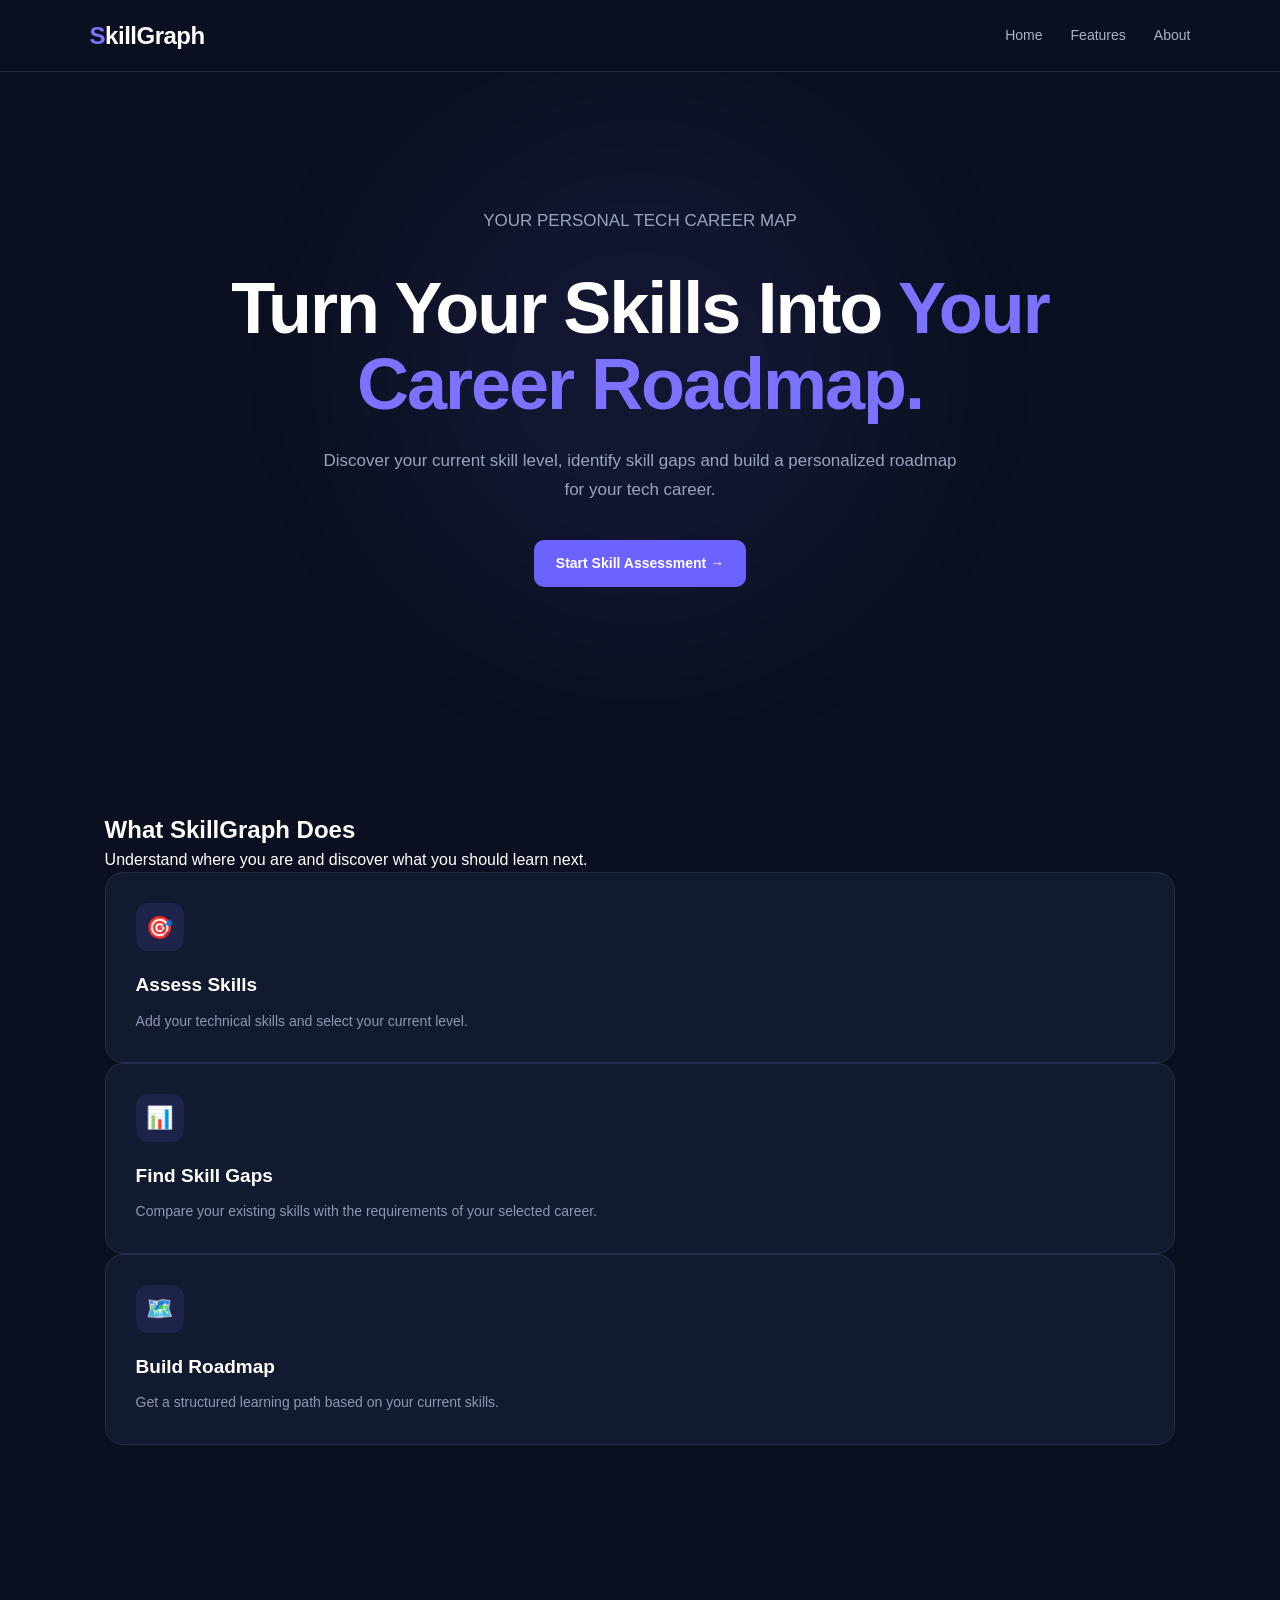
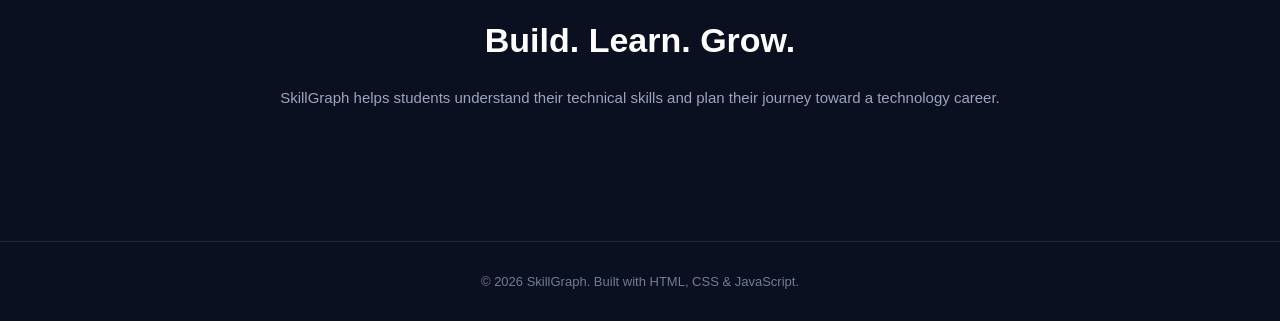
<file: index.html>
<!DOCTYPE html>
<html lang="en">
<head>
    <meta charset="UTF-8">
    <meta name="viewport" content="width=device-width, initial-scale=1.0">

    <title>SkillGraph | Build Your Tech Career</title>

    <link rel="stylesheet" href="style.css">
</head>

<body>

    <header>
        <nav class="navbar">
            <div class="logo">Skill<span>Graph</span></div>

            <div class="nav-links">
                <a href="#home">Home</a>
                <a href="#features">Features</a>
                <a href="#about">About</a>
            </div>
        </nav>
    </header>


    <main>

        <!-- HERO SECTION -->

        <section id="home" class="hero">

            <div class="hero-content">

                <p class="tagline">YOUR PERSONAL TECH CAREER MAP</p>

                <h1>
                    Turn Your Skills Into
                    <span>Your Career Roadmap.</span>
                </h1>

                <p class="hero-text">
                    Discover your current skill level, identify skill gaps
                    and build a personalized roadmap for your tech career.
                </p>

               <a href="assessment.html" class="primary-btn">
    Start Skill Assessment →
</a>

            </div>

        </section>


        <!-- FEATURES -->

        <section id="features" class="features">

            <h2>What SkillGraph Does</h2>

            <p class="section-text">
                Understand where you are and discover what you should learn next.
            </p>

            <div class="feature-container">

                <div class="feature-card">
                    <div class="icon">🎯</div>
                    <h3>Assess Skills</h3>
                    <p>
                        Add your technical skills and select your current
                        level.
                    </p>
                </div>


                <div class="feature-card">
                    <div class="icon">📊</div>
                    <h3>Find Skill Gaps</h3>
                    <p>
                        Compare your existing skills with the requirements
                        of your selected career.
                    </p>
                </div>


                <div class="feature-card">
                    <div class="icon">🗺️</div>
                    <h3>Build Roadmap</h3>
                    <p>
                        Get a structured learning path based on your
                        current skills.
                    </p>
                </div>

            </div>

        </section>


        <!-- ABOUT -->

        <section id="about" class="about">

            <h2>Build. Learn. Grow.</h2>

            <p>
                SkillGraph helps students understand their technical
                skills and plan their journey toward a technology career.
            </p>

        </section>

    </main>


    <footer>

        <p>© 2026 SkillGraph. Built with HTML, CSS & JavaScript.</p>

    </footer>


    <script src="script.js"></script>

</body>
</html>
</file>
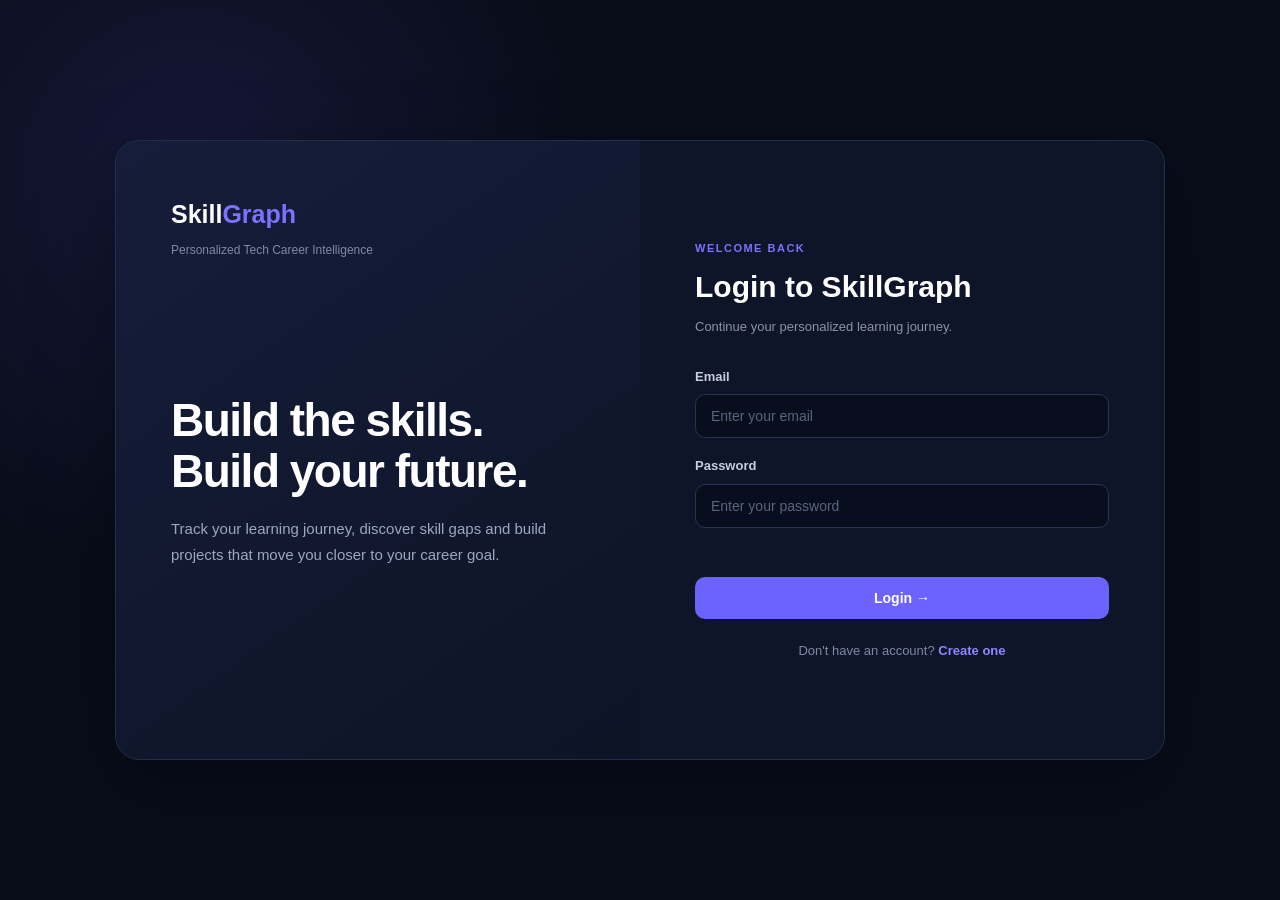
<file: assessment.html>
<!DOCTYPE html>
<html lang="en">

<head>
    <meta charset="UTF-8">
    <meta name="viewport" content="width=device-width, initial-scale=1.0">

    <title>Skill Assessment | SkillGraph</title>

    <link rel="stylesheet" href="style.css">
</head>

<body>

    <!-- NAVBAR -->
    <header>
        <nav class="navbar">

            <div class="logo">
                Skill<span>Graph</span>
            </div>

            <a href="index.html" class="back-link">
                ← Home
            </a>

        </nav>
    </header>


    <!-- ASSESSMENT -->
    <main class="assessment-page">

        <div class="assessment-container">

            <!-- PROGRESS -->
            <div class="progress-area">

                <div class="progress-top">
                    <span id="stepText">Step 1 of 5</span>
                    <span id="progressPercent">20%</span>
                </div>

                <div class="progress-bar">
                    <div id="progressFill"></div>
                </div>

            </div>


            <!-- STEP 1: CAREER GOAL -->
            <section class="step active" id="step1">

                <p class="tagline">STEP 1</p>

                <h1>Where do you want to go?</h1>

                <p class="assessment-intro">
                    Choose the technology career you want to work towards.
                    We'll use this to understand which skills matter most.
                </p>

                <div class="career-grid">

                    <button type="button" class="career-card" data-career="Web Development">
                        <span class="career-icon">🌐</span>
                        <strong>Web Development</strong>
                        <small>Frontend &amp; Backend</small>
                    </button>

                    <button type="button" class="career-card" data-career="AI / ML">
                        <span class="career-icon">🤖</span>
                        <strong>AI / ML</strong>
                        <small>Artificial Intelligence</small>
                    </button>

                    <button type="button" class="career-card" data-career="Cybersecurity">
                        <span class="career-icon">🔐</span>
                        <strong>Cybersecurity</strong>
                        <small>Security &amp; Networks</small>
                    </button>

                    <button type="button" class="career-card" data-career="Data Science">
                        <span class="career-icon">📊</span>
                        <strong>Data Science</strong>
                        <small>Data &amp; Analytics</small>
                    </button>

                    <button type="button" class="career-card" data-career="Cloud Computing">
                        <span class="career-icon">☁️</span>
                        <strong>Cloud Computing</strong>
                        <small>Cloud &amp; DevOps</small>
                    </button>

                    <button type="button" class="career-card" data-career="Software Development">
                        <span class="career-icon">💻</span>
                        <strong>Software Development</strong>
                        <small>Programming &amp; Systems</small>
                    </button>

                </div>

            </section>


            <!-- STEP 2: CURRENT SKILLS -->
            <section class="step" id="step2">

                <p class="tagline">STEP 2</p>

                <h1>What do you already know?</h1>

                <p class="assessment-intro">
                    Select all technologies you've learned or worked with.
                    Click a box to select or deselect a skill.
                </p>

                <div class="skills-grid">

                    <div class="skill-option">
                        <input type="checkbox" id="skill-html" value="HTML">
                        <label for="skill-html">HTML</label>
                    </div>

                    <div class="skill-option">
                        <input type="checkbox" id="skill-css" value="CSS">
                        <label for="skill-css">CSS</label>
                    </div>

                    <div class="skill-option">
                        <input type="checkbox" id="skill-javascript" value="JavaScript">
                        <label for="skill-javascript">JavaScript</label>
                    </div>

                    <div class="skill-option">
                        <input type="checkbox" id="skill-python" value="Python">
                        <label for="skill-python">Python</label>
                    </div>

                    <div class="skill-option">
                        <input type="checkbox" id="skill-java" value="Java">
                        <label for="skill-java">Java</label>
                    </div>

                    <div class="skill-option">
                        <input type="checkbox" id="skill-cpp" value="C++">
                        <label for="skill-cpp">C++</label>
                    </div>

                    <div class="skill-option">
                        <input type="checkbox" id="skill-sql" value="SQL">
                        <label for="skill-sql">SQL</label>
                    </div>

                    <div class="skill-option">
                        <input type="checkbox" id="skill-git" value="Git">
                        <label for="skill-git">Git / GitHub</label>
                    </div>

                    <div class="skill-option">
                        <input type="checkbox" id="skill-react" value="React">
                        <label for="skill-react">React</label>
                    </div>

                    <div class="skill-option">
                        <input type="checkbox" id="skill-node" value="Node.js">
                        <label for="skill-node">Node.js</label>
                    </div>

                    <div class="skill-option">
                        <input type="checkbox" id="skill-mongodb" value="MongoDB">
                        <label for="skill-mongodb">MongoDB</label>
                    </div>

                    <div class="skill-option">
                        <input type="checkbox" id="skill-docker" value="Docker">
                        <label for="skill-docker">Docker</label>
                    </div>

                </div>

            </section>


            <!-- STEP 3: SKILL PROFICIENCY -->
            <section class="step" id="step3">

                <p class="tagline">STEP 3</p>

                <h1>How comfortable are you?</h1>

                <p class="assessment-intro">
                    Rate your current ability for each skill you selected.
                    Be honest — this helps create a better roadmap.
                </p>

                <div id="skillLevels" class="skill-levels">
                    <!-- JavaScript generates skill level options here -->
                </div>

            </section>


            <!-- STEP 4: EXPERIENCE -->
            <section class="step" id="step4">

                <p class="tagline">STEP 4</p>

                <h1>Tell us about your experience.</h1>

                <p class="assessment-intro">
                    This helps SkillGraph understand your practical experience.
                </p>

                <div class="experience-options">

                    <button type="button" class="experience-card" data-experience="Student">
                        🎓
                        <strong>Student</strong>
                        <small>Currently studying</small>
                    </button>

                    <button type="button" class="experience-card" data-experience="Beginner">
                        🌱
                        <strong>Beginner</strong>
                        <small>Learning &amp; experimenting</small>
                    </button>

                    <button type="button" class="experience-card" data-experience="Intermediate">
                        🚀
                        <strong>Intermediate</strong>
                        <small>Built multiple projects</small>
                    </button>

                    <button type="button" class="experience-card" data-experience="Advanced">
                        🧠
                        <strong>Advanced</strong>
                        <small>Strong practical experience</small>
                    </button>

                </div>

            </section>


            <!-- STEP 5: WEEKLY LEARNING TIME -->
            <section class="step" id="step5">

                <p class="tagline">STEP 5</p>

                <h1>How much time can you spend learning?</h1>

                <p class="assessment-intro">
                    We'll use this to make your roadmap realistic.
                </p>

                <div class="time-options">

                    <button type="button" class="time-card" data-time="1-3">
                        <strong>1–3 hours</strong>
                        <small>per week</small>
                    </button>

                    <button type="button" class="time-card" data-time="4-7">
                        <strong>4–7 hours</strong>
                        <small>per week</small>
                    </button>

                    <button type="button" class="time-card" data-time="8-12">
                        <strong>8–12 hours</strong>
                        <small>per week</small>
                    </button>

                    <button type="button" class="time-card" data-time="12+">
                        <strong>12+ hours</strong>
                        <small>per week</small>
                    </button>

                </div>

            </section>


            <!-- NAVIGATION BUTTONS -->
            <div class="assessment-navigation">

                <button type="button" id="backBtn" class="secondary-btn">
                    ← Back
                </button>

                <button type="button" id="nextBtn" class="primary-btn">
                    Continue →
                </button>

            </div>

        </div>

    </main>

    <script src="script.js"></script>

</body>

</html>
</file>
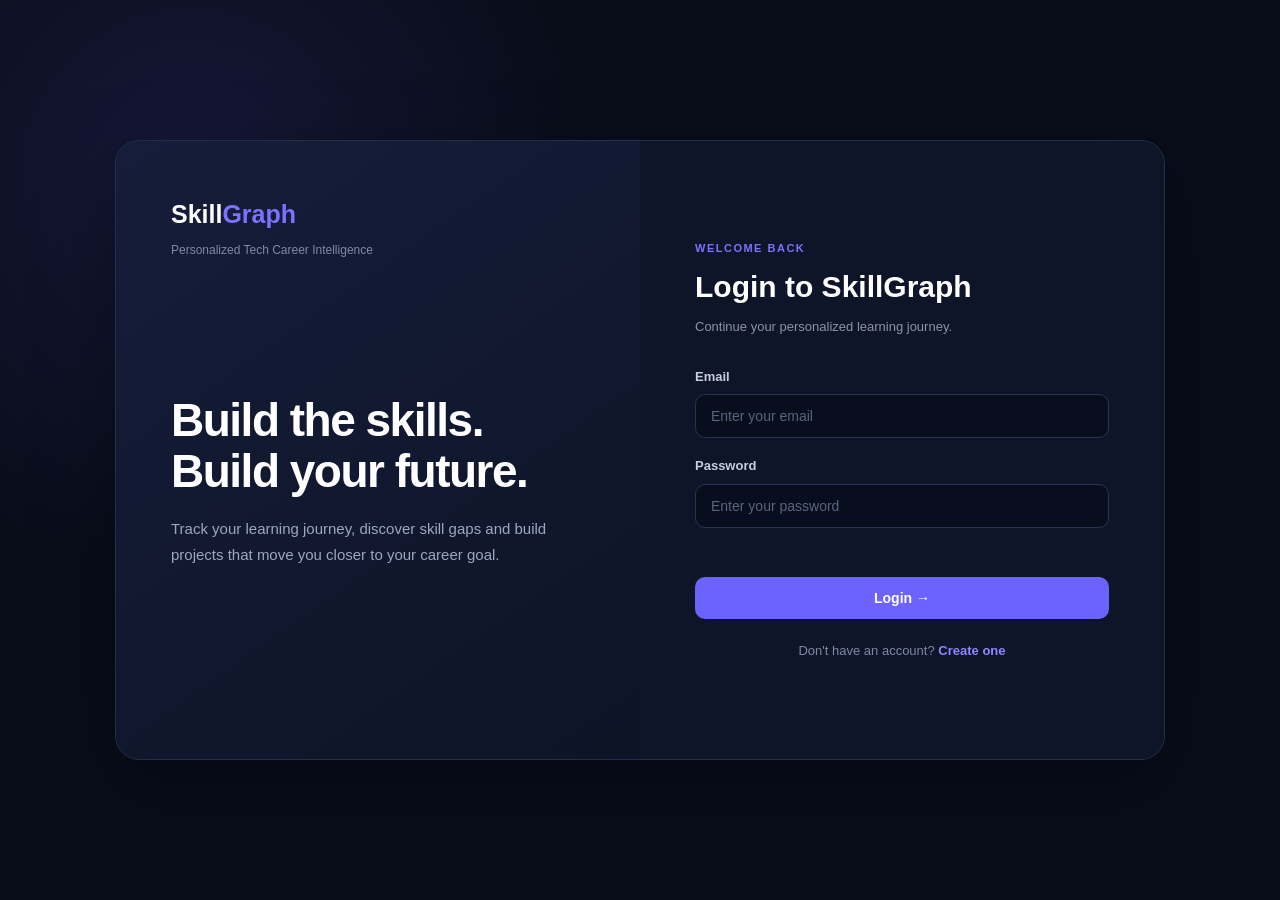
<file: dashboard.html>
<!DOCTYPE html>
<html lang="en">

<head>

    <meta charset="UTF-8">

    <meta name="viewport"
        content="width=device-width, initial-scale=1.0">

    <title>Dashboard | SkillGraph</title>

    <link rel="stylesheet" href="style.css">

</head>


<body>

    <!-- NAVBAR -->

    <header>

        <nav class="navbar">

            <div class="logo">
                Skill<span>Graph</span>
            </div>

            <div class="nav-links">

                <a href="dashboard.html">
                    Dashboard
                </a>

                <a href="roadmap.html">
                    Roadmap
                </a>

                <a href="profile.html">
                    Profile
                </a>

                <button
                    class="logout-btn"
                    onclick="logoutUser()">
                    Logout
                </button>

            </div>

        </nav>

    </header>


    <!-- DASHBOARD -->

    <main class="dashboard">


        <!-- WELCOME -->

        <section class="dashboard-header">

            <div>

                <p class="tagline">
                    YOUR SKILL INTELLIGENCE
                </p>

                <h1>
                    Your Career Dashboard
                </h1>

                <p id="careerDescription">
                    Here's where you stand on your journey.
                </p>

            </div>

        </section>


        <!-- SUMMARY CARDS -->

        <section class="summary-grid">


            <div class="summary-card">

                <span class="summary-label">
                    Career Goal
                </span>

                <h2 id="careerGoal">
                    —
                </h2>

            </div>


            <div class="summary-card">

                <span class="summary-label">
                    Readiness
                </span>

                <h2 id="readinessScore">
                    0%
                </h2>

                <div class="mini-progress">

                    <div id="readinessBar"></div>

                </div>

            </div>


            <div class="summary-card">

                <span class="summary-label">
                    Skills
                </span>

                <h2 id="skillCount">
                    0
                </h2>

                <span class="summary-small">
                    skills assessed
                </span>

            </div>


            <div class="summary-card">

                <span class="summary-label">
                    Skill Gaps
                </span>

                <h2 id="gapCount">
                    0
                </h2>

                <span class="summary-small">
                    skills to improve
                </span>

            </div>

        </section>


        <!-- MAIN GRID -->

        <section class="dashboard-grid">


            <!-- SKILLS -->

            <div class="dashboard-card skills-card">

                <div class="card-header">

                    <div>

                        <h2>Your Skills</h2>

                        <p>
                            Your current technical abilities
                        </p>

                    </div>

                </div>


                <div id="skillList"
                    class="skill-list">

                    <!-- JavaScript will generate -->

                </div>

            </div>


            <!-- SKILL GAP -->

            <div class="dashboard-card">

                <div class="card-header">

                    <div>

                        <h2>Skill Gaps</h2>

                        <p>
                            Skills you should focus on next
                        </p>

                    </div>

                </div>


                <div id="gapList"
                    class="gap-list">

                    <!-- JavaScript -->

                </div>

            </div>


        </section>


        <!-- SKILL GRAPH -->

        <section class="dashboard-card graph-section">

            <div class="card-header">

                <div>

                    <h2>Your Skill Graph</h2>

                    <p>
                        See how your skills connect to your career goal.
                    </p>

                </div>

            </div>


            <div id="skillGraph"
                class="skill-graph">

                <!-- JavaScript will create graph -->

            </div>

        </section>


        <!-- NEXT STEP -->

        <section class="next-step">

            <div>

                <span class="next-label">
                    RECOMMENDED NEXT STEP
                </span>

                <h2 id="nextSkill">
                    —
                </h2>

                <p id="nextSkillDescription">
                    —
                </p>

            </div>


            <button id="roadmapBtn"
                class="primary-btn">

                View My Roadmap →

            </button>

        </section>


    </main>


    <script src="script.js"></script>

</body>

</html>
</file>
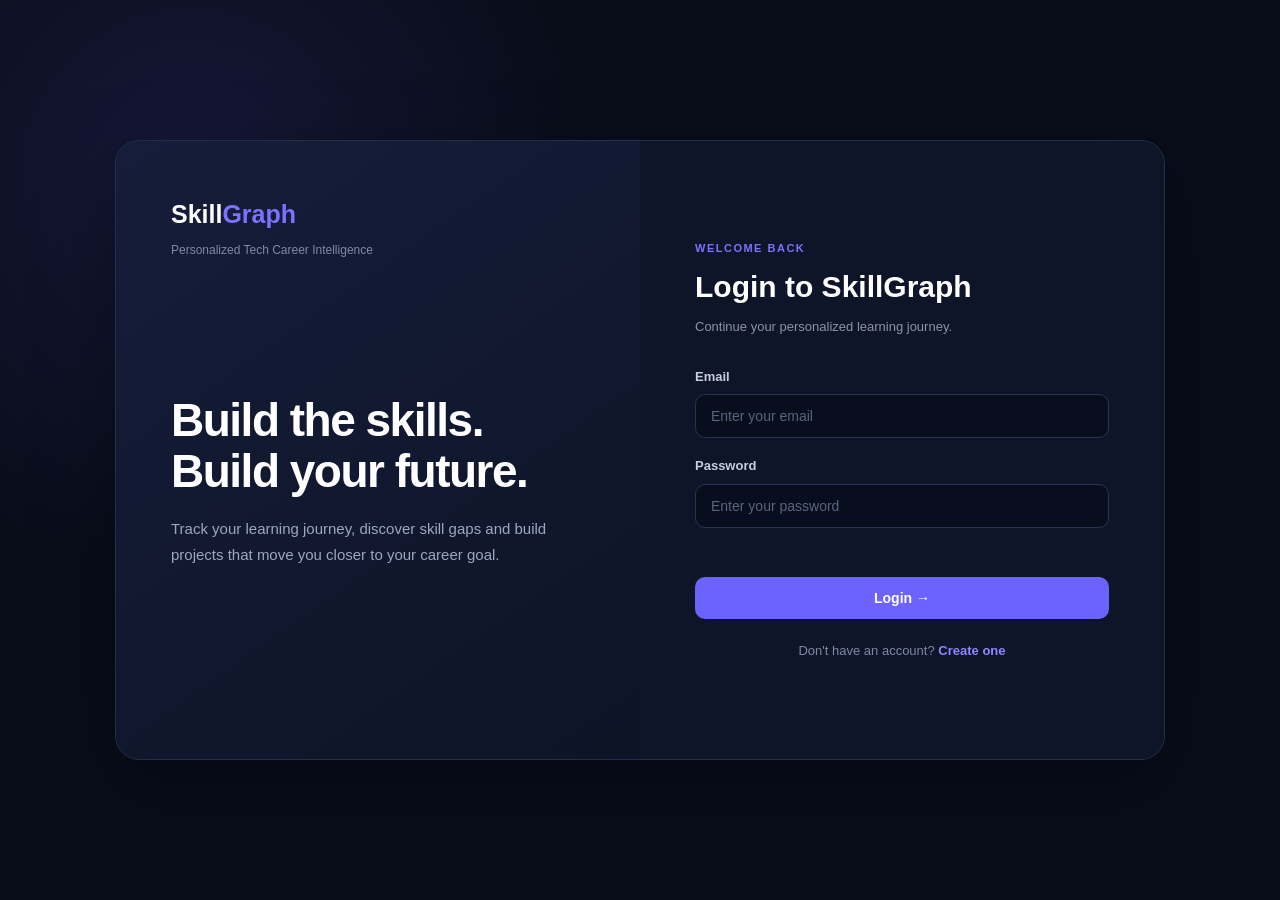
<file: login.html>
<!DOCTYPE html>
<html lang="en">

<head>

    <meta charset="UTF-8">

    <meta name="viewport"
        content="width=device-width, initial-scale=1.0">

    <title>SkillGraph | Login</title>

    <link rel="stylesheet" href="style.css">

</head>

<body class="auth-page">

    <div class="auth-container">

        <!-- LEFT SIDE -->

        <div class="auth-brand">

            <div class="auth-logo">
                Skill<span>Graph</span>
            </div>

            <p class="auth-tagline">
                Personalized Tech Career Intelligence
            </p>

            <div class="auth-message">

                <h1>
                    Build the skills.<br>
                    Build your future.
                </h1>

                <p>
                    Track your learning journey, discover
                    skill gaps and build projects that move
                    you closer to your career goal.
                </p>

            </div>

        </div>


        <!-- RIGHT SIDE -->

        <div class="auth-card">

            <div class="auth-header">

                <p class="auth-label">
                    WELCOME BACK
                </p>

                <h2>
                    Login to SkillGraph
                </h2>

                <p>
                    Continue your personalized learning journey.
                </p>

            </div>


            <form id="loginForm">

                <div class="auth-field">

                    <label for="loginEmail">
                        Email
                    </label>

                    <input
                        type="email"
                        id="loginEmail"
                        placeholder="Enter your email"
                        required>

                </div>


                <div class="auth-field">

                    <label for="loginPassword">
                        Password
                    </label>

                    <input
                        type="password"
                        id="loginPassword"
                        placeholder="Enter your password"
                        required>

                </div>


                <p
                    id="loginError"
                    class="auth-error">
                </p>


                <button
                    type="submit"
                    class="primary-btn auth-submit">

                    Login →

                </button>

            </form>


            <div class="auth-switch">

                Don't have an account?

                <a href="signup.html">
                    Create one
                </a>

            </div>

        </div>

    </div>


    <script src="script.js"></script>

</body>

</html>
</file>
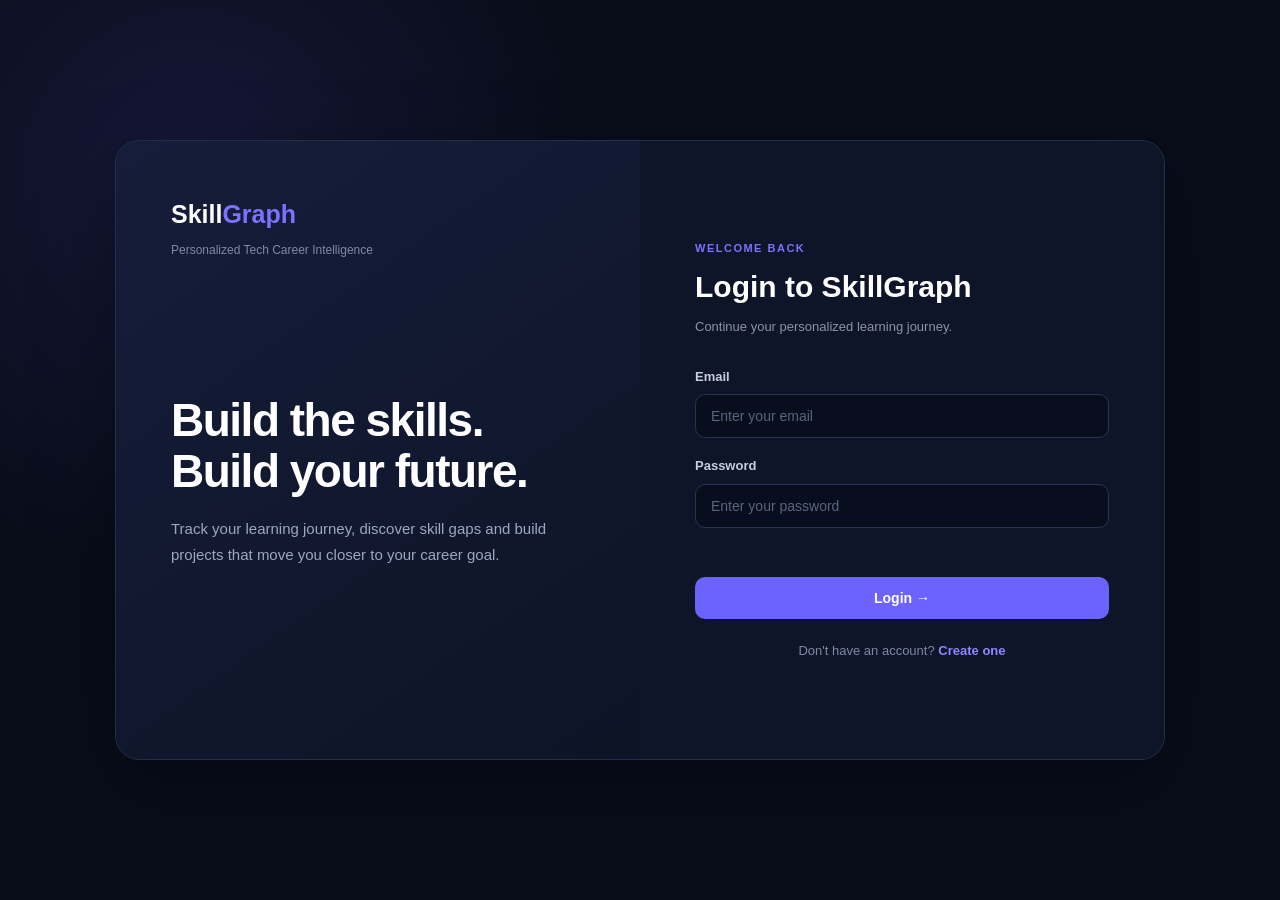
<file: project.html>
<!DOCTYPE html>
<html lang="en">

<head>

    <meta charset="UTF-8">

    <meta name="viewport"
        content="width=device-width, initial-scale=1.0">

    <title>SkillGraph | Project Workspace</title>

    <link rel="stylesheet" href="style.css">

</head>


<body>

    <!-- NAVBAR -->

    <header>

        <nav class="navbar">

            <div class="logo">
                Skill<span>Graph</span>
            </div>

            <div class="nav-links">

                <a href="dashboard.html">
                    Dashboard
                </a>

                <a href="roadmap.html">
                    Roadmap
                </a>

                <a href="profile.html">
                    Profile
                </a>

                <button
                    class="logout-btn"
                    onclick="logoutUser()">
                    Logout
                </button>

            </div>

        </nav>

    </header>


    <!-- PROJECT HEADER -->

    <section class="project-workspace-header">

        <p class="roadmap-label">
            PROJECT WORKSPACE
        </p>

        <h1 id="projectTitle">
            Loading Project...
        </h1>

        <p id="projectDescription">
            Your project details are being prepared.
        </p>

    </section>


    <!-- PROJECT WORKSPACE -->

    <main class="project-workspace">


        <!-- PROJECT OVERVIEW -->

        <section class="project-overview-card">

            <div class="project-overview-content">

                <span>
                    YOUR PROJECT
                </span>

                <h2 id="overviewTitle">
                    —
                </h2>

                <p id="overviewDescription">
                    —
                </p>

            </div>


            <div class="project-tech">

                <p>
                    TECHNOLOGIES
                </p>

                <div id="technologyList">

                    <!-- JavaScript will generate -->

                </div>

            </div>

        </section>


        <!-- PROJECT PROGRESS -->

        <section class="project-progress-card">

            <div class="project-progress-header">

                <div>

                    <span>
                        PROJECT PROGRESS
                    </span>

                    <h2>

                        <span id="completedTasks">
                            0
                        </span>

                        /

                        <span id="totalTasks">
                            0
                        </span>

                        Tasks Completed

                    </h2>

                </div>


                <strong id="projectPercentage">
                    0%
                </strong>

            </div>


            <div class="project-progress-bar">

                <div id="projectProgressFill"></div>

            </div>

        </section>


        <!-- PROJECT TASKS -->

        <section class="project-section">

            <div class="project-section-heading">

                <div>

                    <p>
                        STEP-BY-STEP
                    </p>

                    <h2>
                        Project Tasks
                    </h2>

                    <span>
                        Complete each task as you build your project.
                    </span>

                </div>

            </div>


            <div id="projectTaskList"
                class="project-task-list">

                <!-- JavaScript will generate tasks -->

            </div>

        </section>


        <!-- PROJECT COMPLETION -->

        <section class="project-complete-card">

            <div>

                <span>
                    FINAL MILESTONE
                </span>

                <h2 id="projectCompleteTitle">
                    Complete Your Project
                </h2>

                <p id="projectCompleteDescription">
                    Finish all the tasks and mark your project as completed.
                </p>

            </div>


            <button
                id="completeProjectBtn"
                class="primary-btn">

                ✓ Mark Project Complete

            </button>

        </section>


        <!-- BACK -->

        <div class="project-back">

            <a href="dashboard.html">
                ← Back to Dashboard
            </a>

        </div>


    </main>


    <footer>

        <p>
            SkillGraph • Personalized Tech Career Intelligence
        </p>

    </footer>


    <script src="script.js"></script>

</body>

</html>
</file>
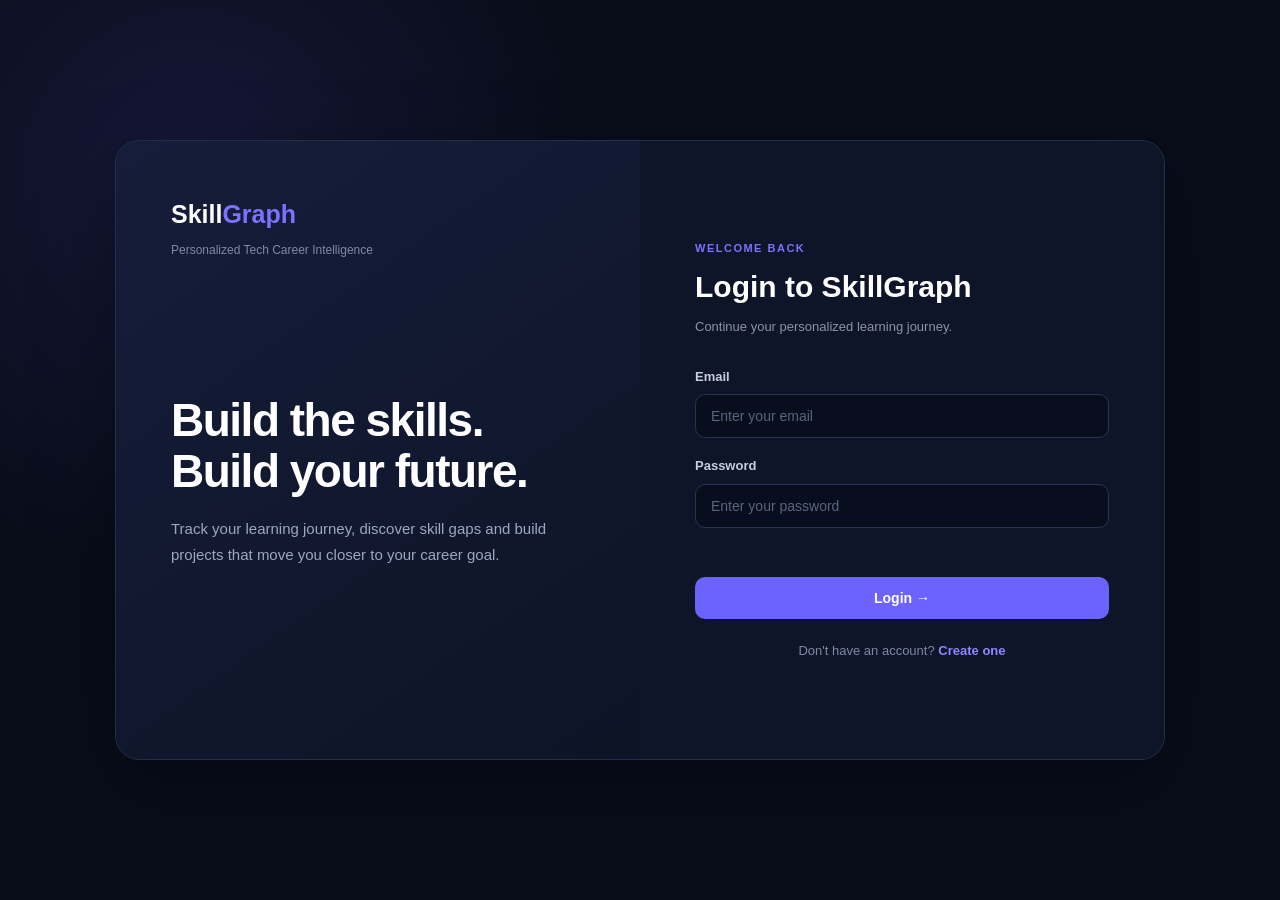
<file: roadmap.html>
<!DOCTYPE html>
<html lang="en">

<head>

    <meta charset="UTF-8">

    <meta name="viewport"
        content="width=device-width, initial-scale=1.0">

    <title>SkillGraph | Roadmap</title>

    <link rel="stylesheet" href="style.css">

</head>


<body>

    <!-- NAVBAR -->

    <header>

        <nav class="navbar">

            <div class="logo">
                Skill<span>Graph</span>
            </div>

            <div class="nav-links">

                <a href="dashboard.html">
                    Dashboard
                </a>

                <a href="roadmap.html">
                    Roadmap
                </a>

                <a href="profile.html">
                    Profile
                </a>

                <button
                    class="logout-btn"
                    onclick="logoutUser()">
                    Logout
                </button>

            </div>

        </nav>

    </header>


    <!-- ROADMAP HEADER -->

    <section class="roadmap-header">

        <p class="roadmap-label">
            PERSONALIZED LEARNING PATH
        </p>

        <h1 id="roadmapTitle">
            Your Career Roadmap
        </h1>

        <p id="roadmapSubtitle">
            Your personalized roadmap is being prepared.
        </p>

    </section>


    <!-- ROADMAP -->

    <main class="roadmap-container">

        <!-- PROGRESS -->

        <section class="roadmap-progress-card">

            <div class="roadmap-progress-header">

                <div>

                    <span>
                        ROADMAP PROGRESS
                    </span>

                    <h2>
                        <span id="roadmapCompleted">
                            0
                        </span>
                        /
                        <span id="roadmapTotal">
                            0
                        </span>
                        Skills Completed
                    </h2>

                </div>

                <strong id="roadmapPercentage">
                    0%
                </strong>

            </div>


            <div class="roadmap-progress-bar">

                <div id="roadmapProgressFill"></div>

            </div>

        </section>


        <!-- ROADMAP LIST -->

        <section class="roadmap-section">

            <div class="roadmap-section-heading">

                <div>

                    <p>
                        YOUR LEARNING JOURNEY
                    </p>

                    <h2>
                        Skills to Build
                    </h2>

                    <span>
                        Follow these steps to strengthen the skills required for your career goal.
                    </span>

                </div>

            </div>


            <div id="roadmapList"
                class="roadmap-list">

                <!-- JavaScript will generate roadmap -->

            </div>

        </section>


        <!-- NEXT SKILL -->

        <section class="roadmap-next-card">

            <div>

                <span>
                    NEXT RECOMMENDED SKILL
                </span>

                <h2 id="nextRoadmapSkill">
                    —
                </h2>

                <p id="nextRoadmapDescription">
                    Continue your roadmap to build the skills needed for your career.
                </p>

            </div>


            <button
                id="nextSkillBtn"
                class="primary-btn">

                Start Learning →

            </button>

        </section>


    </main>


    <footer>

        <p>
            SkillGraph • Personalized Tech Career Intelligence
        </p>

    </footer>


    <script src="script.js"></script>

</body>

</html>
</file>
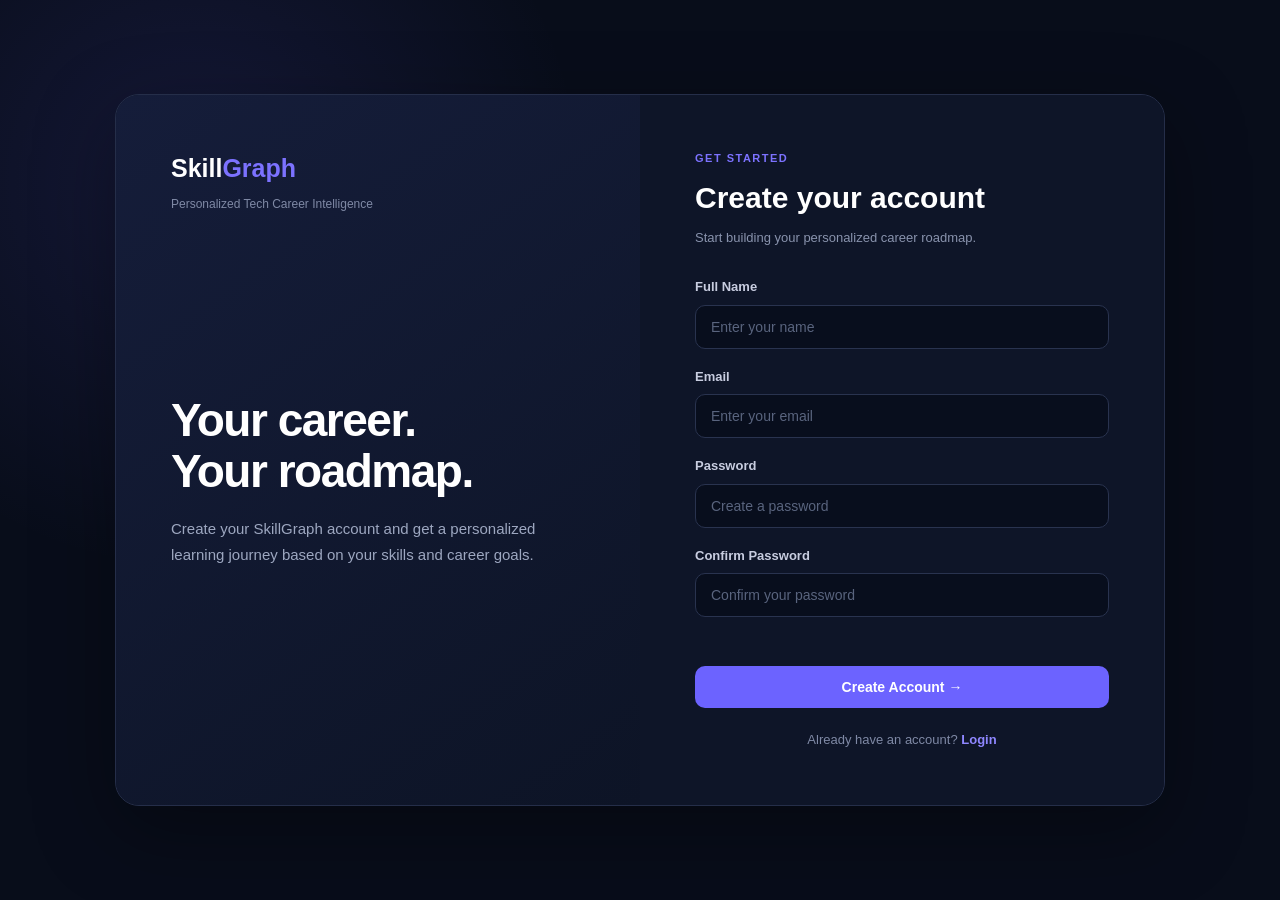
<file: signup.html>
<!DOCTYPE html>
<html lang="en">

<head>

    <meta charset="UTF-8">

    <meta name="viewport"
        content="width=device-width, initial-scale=1.0">

    <title>SkillGraph | Create Account</title>

    <link rel="stylesheet" href="style.css">

</head>

<body class="auth-page">

    <div class="auth-container">

        <!-- LEFT SIDE -->

        <div class="auth-brand">

            <div class="auth-logo">
                Skill<span>Graph</span>
            </div>

            <p class="auth-tagline">
                Personalized Tech Career Intelligence
            </p>

            <div class="auth-message">

                <h1>
                    Your career.<br>
                    Your roadmap.
                </h1>

                <p>
                    Create your SkillGraph account and get
                    a personalized learning journey based
                    on your skills and career goals.
                </p>

            </div>

        </div>


        <!-- RIGHT SIDE -->

        <div class="auth-card">

            <div class="auth-header">

                <p class="auth-label">
                    GET STARTED
                </p>

                <h2>
                    Create your account
                </h2>

                <p>
                    Start building your personalized career roadmap.
                </p>

            </div>


            <form id="signupForm">

                <div class="auth-field">

                    <label for="signupName">
                        Full Name
                    </label>

                    <input
                        type="text"
                        id="signupName"
                        placeholder="Enter your name"
                        required>

                </div>


                <div class="auth-field">

                    <label for="signupEmail">
                        Email
                    </label>

                    <input
                        type="email"
                        id="signupEmail"
                        placeholder="Enter your email"
                        required>

                </div>


                <div class="auth-field">

                    <label for="signupPassword">
                        Password
                    </label>

                    <input
                        type="password"
                        id="signupPassword"
                        placeholder="Create a password"
                        minlength="6"
                        required>

                </div>


                <div class="auth-field">

                    <label for="signupConfirmPassword">
                        Confirm Password
                    </label>

                    <input
                        type="password"
                        id="signupConfirmPassword"
                        placeholder="Confirm your password"
                        minlength="6"
                        required>

                </div>


                <p
                    id="signupError"
                    class="auth-error">
                </p>


                <button
                    type="submit"
                    class="primary-btn auth-submit">

                    Create Account →

                </button>

            </form>


            <div class="auth-switch">

                Already have an account?

                <a href="login.html">
                    Login
                </a>

            </div>

        </div>

    </div>


    <script src="script.js"></script>

</body>

</html>
</file>
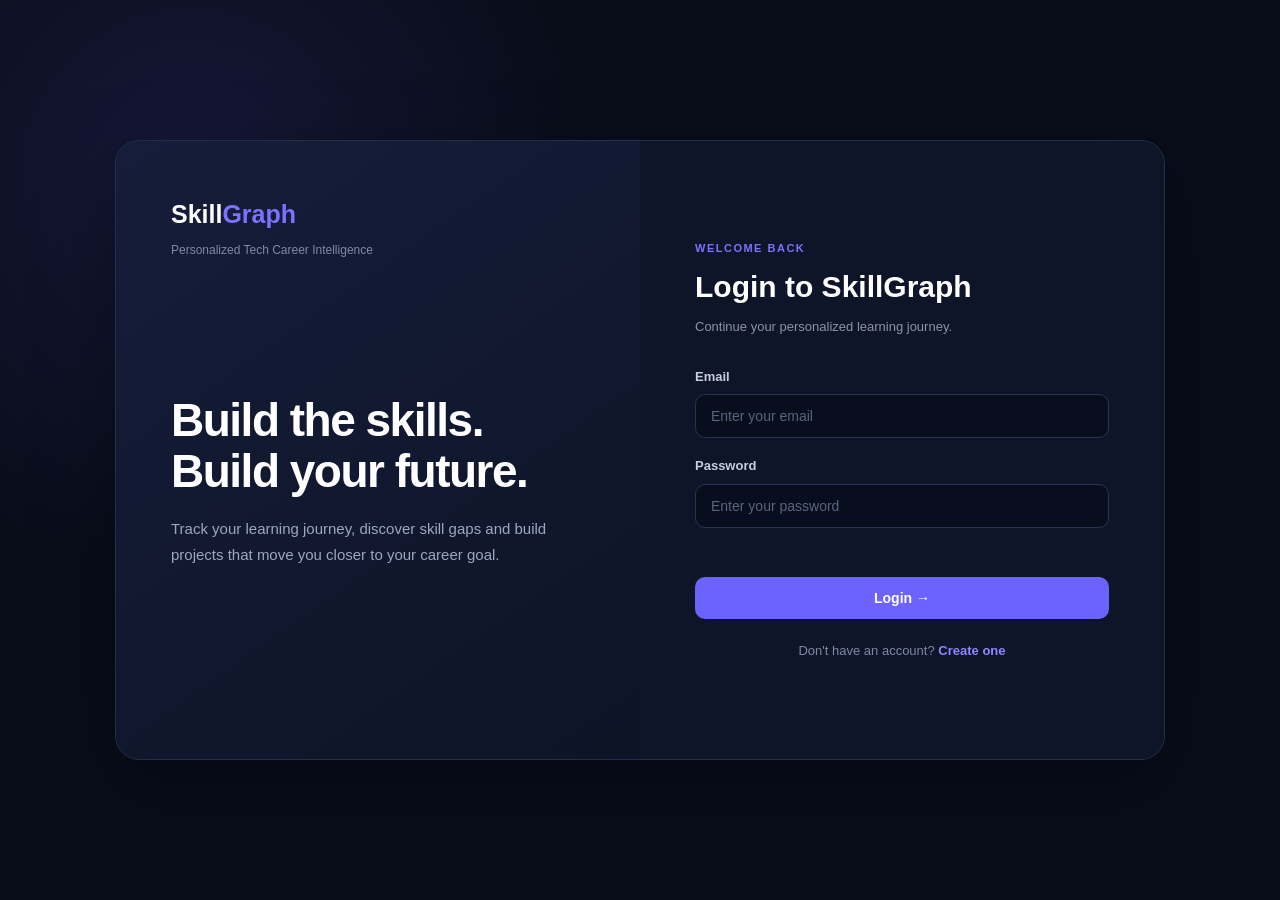
<file: skill.html>
<!DOCTYPE html>
<html lang="en">

<head>

    <meta charset="UTF-8">

    <meta name="viewport"
        content="width=device-width, initial-scale=1.0">

    <title>SkillGraph | Learn Skill</title>

    <link rel="stylesheet" href="style.css">

</head>


<body>

    <!-- NAVBAR -->

    <header>

        <nav class="navbar">

            <div class="logo">
                Skill<span>Graph</span>
            </div>

            <div class="nav-links">

                <a href="dashboard.html">
                    Dashboard
                </a>

                <a href="roadmap.html">
                    Roadmap
                </a>

                <a href="profile.html">
                    Profile
                </a>

                <button
                    class="logout-btn"
                    onclick="logoutUser()">
                    Logout
                </button>

            </div>

        </nav>

    </header>


    <!-- SKILL HEADER -->

    <section class="skill-learning-header">

        <p class="roadmap-label">
            PERSONALIZED LEARNING
        </p>

        <h1 id="skillTitle">
            Loading Skill...
        </h1>

        <p id="skillDescription">
            Your personalized learning path is being prepared.
        </p>

    </section>


    <!-- SKILL LEARNING CONTENT -->

    <main class="skill-learning-container">


        <!-- CONCEPTS -->

        <section class="learning-section">

            <div class="section-heading">

                <span>
                    01
                </span>

                <div>

                    <h2>
                        What You Need to Learn
                    </h2>

                    <p>
                        Important concepts to build your foundation.
                    </p>

                </div>

            </div>


            <div id="conceptList"
                class="learning-grid">

                <!-- JavaScript will generate -->

            </div>

        </section>


        <!-- RESOURCES -->

        <section class="learning-section">

            <div class="section-heading">

                <span>
                    02
                </span>

                <div>

                    <h2>
                        Learning Resources
                    </h2>

                    <p>
                        Recommended resources to start learning.
                    </p>

                </div>

            </div>


            <div id="resourceList"
                class="resource-grid">

                <!-- JavaScript will generate -->

            </div>

        </section>


        <!-- PRACTICE -->

        <section class="learning-section">

            <div class="section-heading">

                <span>
                    03
                </span>

                <div>

                    <h2>
                        Practice
                    </h2>

                    <p>
                        Test your knowledge with practical tasks.
                    </p>

                </div>

            </div>


            <div id="practiceList"
                class="practice-list">

                <!-- JavaScript will generate -->

            </div>

        </section>


        <!-- PROJECT -->

        <section class="learning-section">

            <div class="section-heading">

                <span>
                    04
                </span>

                <div>

                    <h2>
                        Build a Project
                    </h2>

                    <p>
                        Apply what you learned in a real project.
                    </p>

                </div>

            </div>


            <div id="projectCard"
                class="project-learning-card">

                <!-- JavaScript will generate -->

            </div>

        </section>


        <!-- COMPLETE SKILL -->

        <section class="skill-complete-card">

            <div>

                <span>
                    NEXT MILESTONE
                </span>

                <h2 id="completeTitle">
                    Complete this skill
                </h2>

                <p>
                    Once you finish learning and practicing this skill,
                    mark it as completed in your roadmap.
                </p>

            </div>


            <button
                id="completeSkillBtn"
                class="primary-btn">

                ✓ Mark Skill Complete

            </button>

        </section>


    </main>


    <footer>

        <p>
            SkillGraph • Personalized Tech Career Intelligence
        </p>

    </footer>


    <script src="script.js"></script>

</body>

</html>
</file>
<file: style.css>
/* =========================================================
   SKILLGRAPH
   COMPLETE STYLE SHEET
   ========================================================= */


/* =========================================================
   GLOBAL RESET
   ========================================================= */

* {
    margin: 0;
    padding: 0;
    box-sizing: border-box;
}

html {
    scroll-behavior: smooth;
}

body {
    font-family: Arial, Helvetica, sans-serif;
    background: #0b1020;
    color: #ffffff;
    line-height: 1.5;
    min-height: 100vh;
}

a {
    text-decoration: none;
    color: inherit;
}

button {
    font-family: inherit;
}

::selection {
    background: #6c63ff;
    color: #ffffff;
}


/* =========================================================
   NAVBAR
   ========================================================= */

.navbar {
    width: 100%;
    min-height: 72px;
    padding: 0 7%;

    display: flex;
    justify-content: space-between;
    align-items: center;

    background: rgba(11, 16, 32, 0.95);
    border-bottom: 1px solid #20283e;

    position: relative;
    z-index: 10;
}

.logo {
    font-size: 24px;
    font-weight: 800;
    letter-spacing: -0.5px;
    color: #ffffff;
}

.logo::first-letter {
    color: #7c72ff;
}

.nav-links {
    display: flex;
    align-items: center;
    gap: 28px;
}

.nav-links a {
    color: #aab2c8;
    font-size: 14px;
    transition: 0.25s ease;
}

.nav-links a:hover {
    color: #ffffff;
}


/* =========================================================
   BUTTONS
   ========================================================= */

.primary-btn {
    display: inline-flex;
    justify-content: center;
    align-items: center;
    gap: 8px;

    padding: 13px 22px;

    border: none;
    border-radius: 10px;

    background: #6c63ff;
    color: #ffffff;

    font-size: 14px;
    font-weight: 700;

    cursor: pointer;

    transition:
        transform 0.2s ease,
        background 0.2s ease,
        box-shadow 0.2s ease;
}

.primary-btn:hover {
    background: #7d75ff;
    transform: translateY(-2px);

    box-shadow:
        0 8px 25px rgba(108, 99, 255, 0.25);
}

.secondary-btn {
    padding: 12px 20px;

    border: 1px solid #303952;
    border-radius: 10px;

    background: transparent;
    color: #b7bfd2;

    cursor: pointer;

    transition: 0.2s ease;
}

.secondary-btn:hover {
    border-color: #6c63ff;
    color: #ffffff;
}


/* =========================================================
   HERO
   ========================================================= */

.hero {
    min-height: 650px;

    padding: 90px 7%;

    display: flex;
    align-items: center;
    justify-content: center;

    text-align: center;

    position: relative;
    overflow: hidden;
}

.hero::before {
    content: "";

    position: absolute;

    width: 500px;
    height: 500px;

    border-radius: 50%;

    background: rgba(108, 99, 255, 0.08);

    filter: blur(80px);

    top: 50px;
    left: 50%;

    transform: translateX(-50%);
}

.hero-content {
    max-width: 850px;

    position: relative;
    z-index: 1;
}

.hero h1 {
    font-size: clamp(42px, 6vw, 72px);

    line-height: 1.05;

    letter-spacing: -2px;

    margin-bottom: 25px;
}

.hero h1 span {
    color: #7c72ff;
}

.hero p {
    max-width: 650px;

    margin: 0 auto 35px;

    color: #9ba4bd;

    font-size: 17px;

    line-height: 1.7;
}


/* =========================================================
   FEATURES
   ========================================================= */

.features {
    padding: 90px 7%;

    max-width: 1250px;

    margin: auto;
}

.section-title {
    text-align: center;

    margin-bottom: 50px;
}

.section-title h2 {
    font-size: 34px;

    margin-bottom: 10px;
}

.section-title p {
    color: #8f98b2;
}

.feature-grid {
    display: grid;

    grid-template-columns: repeat(3, 1fr);

    gap: 22px;
}

.feature-card {
    padding: 30px;

    background: #121a30;

    border: 1px solid #242d49;

    border-radius: 18px;

    transition: 0.25s ease;
}

.feature-card:hover {
    transform: translateY(-5px);

    border-color: #6c63ff;

    box-shadow:
        0 15px 35px rgba(0, 0, 0, 0.25);
}

.feature-card .icon {
    width: 48px;
    height: 48px;

    display: flex;
    align-items: center;
    justify-content: center;

    border-radius: 12px;

    background: rgba(108, 99, 255, 0.12);

    color: #8d85ff;

    font-size: 22px;

    margin-bottom: 20px;
}

.feature-card h3 {
    margin-bottom: 10px;

    font-size: 19px;
}

.feature-card p {
    color: #8f98b2;

    font-size: 14px;

    line-height: 1.6;
}


/* =========================================================
   ABOUT
   ========================================================= */

.about {
    padding: 80px 7%;

    max-width: 1000px;

    margin: auto;

    text-align: center;
}

.about h2 {
    font-size: 34px;

    margin-bottom: 18px;
}

.about p {
    color: #9ba4bd;

    line-height: 1.8;

    font-size: 15px;
}


/* =========================================================
   FOOTER
   ========================================================= */

footer {
    padding: 30px 7%;

    margin-top: 50px;

    text-align: center;

    border-top: 1px solid #20283e;

    color: #727c96;

    font-size: 13px;
}


/* =========================================================
   ASSESSMENT PAGE
   ========================================================= */

.assessment-container {
    width: 100%;

    max-width: 1000px;

    margin: 50px auto;

    padding: 0 25px;
}

.assessment-header {
    text-align: center;

    margin-bottom: 35px;
}

.assessment-header h1 {
    font-size: 38px;

    margin-bottom: 10px;
}

.assessment-header p {
    color: #929bb2;
}


/* =========================================================
   PROGRESS
   ========================================================= */

.progress-container {
    margin-bottom: 35px;
}

.progress-info {
    display: flex;

    justify-content: space-between;
    align-items: center;

    color: #8f98b2;

    font-size: 14px;

    margin-bottom: 9px;
}

.progress-bar {
    width: 100%;

    height: 8px;

    background: #202942;

    border-radius: 20px;

    overflow: hidden;
}

#progressFill {
    height: 100%;

    width: 20%;

    background: #6c63ff;

    border-radius: 20px;

    transition: width 0.3s ease;
}


/* =========================================================
   ASSESSMENT STEPS
   ========================================================= */

.step {
    background: #121a30;

    border: 1px solid #252e49;

    border-radius: 20px;

    padding: 35px;
}

.step h2 {
    font-size: 25px;

    margin-bottom: 8px;
}

.step > p {
    color: #8f98b2;

    margin-bottom: 25px;
}


/* =========================================================
   CAREER CARDS
   ========================================================= */

.career-grid {
    display: grid;

    grid-template-columns: repeat(2, 1fr);

    gap: 18px;

    margin-top: 25px;
}

.career-card {
    width: 100%;

    min-height: 105px;

    padding: 22px 24px;

    background: #0e1528;

    border: 1px solid #29324c;

    border-radius: 16px;

    cursor: pointer;

    color: #ffffff;

    display: flex;

    flex-direction: column;

    align-items: flex-start;

    justify-content: center;

    text-align: left;

    transition: 0.25s ease;
}

.career-card:hover {
    border-color: #6c63ff;

    transform: translateY(-3px);

    box-shadow:
        0 8px 25px rgba(0, 0, 0, 0.25);
}

.career-card.selected {
    border-color: #6c63ff;

    background: rgba(108, 99, 255, 0.12);

    box-shadow:
        0 0 0 1px #6c63ff;
}

.career-icon {
    font-size: 22px;

    margin-bottom: 8px;
}

.career-card strong {
    display: block;

    color: #ffffff;

    font-size: 16px;

    margin-bottom: 4px;
}

.career-card small {
    display: block;

    color: #858fa9;

    font-size: 13px;

    line-height: 1.4;
}


/* =========================================================
   SKILLS GRID
   IMPORTANT: THIS WAS MISSING
   ========================================================= */

.skills-grid {
    display: grid;

    grid-template-columns: repeat(3, 1fr);

    gap: 14px;

    margin-top: 25px;
}

.skill-option {
    position: relative;
}

.skill-option input {
    position: absolute;

    opacity: 0;

    pointer-events: none;
}

.skill-option label {
    min-height: 50px;

    display: flex;

    align-items: center;

    justify-content: center;

    padding: 13px 15px;

    background: #0e1528;

    border: 1px solid #29324c;

    border-radius: 11px;

    color: #b8c0d3;

    cursor: pointer;

    text-align: center;

    font-size: 14px;

    transition: 0.2s ease;
}

.skill-option label:hover {
    border-color: #6c63ff;

    color: #ffffff;

    transform: translateY(-1px);
}

.skill-option input:checked + label {
    background: rgba(108, 99, 255, 0.13);

    border-color: #6c63ff;

    color: #ffffff;

    box-shadow:
        0 0 0 1px #6c63ff;
}


/* =========================================================
   SKILL LEVELS
   ========================================================= */

#skillLevels {
    display: flex;

    flex-direction: column;

    gap: 15px;
}

.skill-level-box {
    padding: 18px;

    background: #0e1528;

    border: 1px solid #29324c;

    border-radius: 13px;
}

.skill-level-name {
    margin-bottom: 12px;

    color: #ffffff;

    font-size: 15px;

    font-weight: 600;
}

.level-buttons {
    display: flex;

    gap: 10px;

    flex-wrap: wrap;
}

.level-btn {
    padding: 9px 15px;

    border: 1px solid #303952;

    border-radius: 8px;

    background: #151d35;

    color: #aab2c8;

    cursor: pointer;

    transition: 0.2s;
}

.level-btn:hover {
    border-color: #6c63ff;
}

.level-btn.selected {
    background: #6c63ff;

    border-color: #6c63ff;

    color: #ffffff;
}


/* =========================================================
   EXPERIENCE / TIME CARDS
   ========================================================= */

.experience-grid,
.time-grid {
    display: grid;

    grid-template-columns: repeat(2, 1fr);

    gap: 15px;

    margin-top: 25px;
}

.experience-card,
.time-card {
    padding: 22px;

    background: #0e1528;

    border: 1px solid #29324c;

    border-radius: 14px;

    cursor: pointer;

    transition: 0.2s;
}

.experience-card:hover,
.time-card:hover {
    border-color: #6c63ff;

    transform: translateY(-2px);
}

.experience-card.selected,
.time-card.selected {
    border-color: #6c63ff;

    background: rgba(108, 99, 255, 0.12);

    box-shadow:
        0 0 0 1px #6c63ff;
}

.experience-card h3,
.time-card h3 {
    margin-bottom: 5px;
}

.experience-card p,
.time-card p {
    color: #858fa9;

    font-size: 13px;
}


/* =========================================================
   ASSESSMENT BUTTONS
   ========================================================= */

.assessment-actions {
    display: flex;

    justify-content: space-between;

    gap: 15px;

    margin-top: 25px;
}


/* =========================================================
   DASHBOARD
   ========================================================= */

.dashboard {
    max-width: 1250px;

    margin: auto;

    padding: 60px 30px;
}

.dashboard-header {
    margin-bottom: 35px;
}

.dashboard-header h1 {
    font-size: 38px;

    margin-bottom: 8px;
}

.dashboard-header p {
    color: #8f98b2;
}


/* =========================================================
   DASHBOARD SUMMARY
   ========================================================= */

.dashboard-summary {
    display: grid;

    grid-template-columns: repeat(4, 1fr);

    gap: 18px;

    margin-bottom: 25px;
}

.summary-card {
    background: #121a30;

    border: 1px solid #252e49;

    border-radius: 17px;

    padding: 23px;

    transition: 0.25s ease;
}

.summary-card:hover {
    border-color: #3a4465;

    transform: translateY(-2px);
}

.summary-card .label {
    color: #828ca5;

    font-size: 12px;

    text-transform: uppercase;

    letter-spacing: 1px;

    margin-bottom: 10px;
}

.summary-card h2 {
    font-size: 25px;
}


/* =========================================================
   READINESS
   ========================================================= */

.readiness-bar {
    width: 100%;

    height: 7px;

    margin-top: 13px;

    background: #272f48;

    border-radius: 20px;

    overflow: hidden;
}

#readinessBar {
    height: 100%;

    width: 0%;

    background: #6c63ff;

    border-radius: 20px;

    transition: width 0.5s ease;
}


/* =========================================================
   DASHBOARD GRID
   ========================================================= */

.dashboard-grid {
    display: grid;

    grid-template-columns: 1fr 1fr;

    gap: 20px;

    margin-bottom: 20px;
}

.dashboard-section {
    background: #121a30;

    border: 1px solid #252e49;

    border-radius: 18px;

    padding: 25px;
}

.dashboard-section h2 {
    font-size: 20px;

    margin-bottom: 20px;
}


/* =========================================================
   DASHBOARD SKILLS
   ========================================================= */

.skill-list {
    display: flex;
    flex-direction: column;
    gap: 12px;
}

.dashboard-skill {
    display: block;
    padding: 16px;
    margin-bottom: 0;
    background: #0e1528;
    border: 1px solid #29324c;
    border-radius: 14px;
    text-decoration: none;
    color: #ffffff;
    cursor: pointer;

    transition:
        transform 0.2s ease,
        border-color 0.2s ease,
        background 0.2s ease,
        box-shadow 0.2s ease;
}

.dashboard-skill:hover {
    transform: translateY(-3px);
    border-color: #6c63ff;
    background: #121a30;
    box-shadow:
        0 8px 25px rgba(0, 0, 0, 0.25);
}

.skill-info {
    display: flex;
    justify-content: space-between;
    align-items: center;
    gap: 15px;
    margin-bottom: 9px;
    font-size: 14px;
    font-weight: 600;
}

.skill-level {
    color: #858fa9;
    font-size: 12px;
    font-weight: 500;
}

.skill-progress {
    width: 100%;
    height: 7px;
    background: #252e49;
    border-radius: 20px;
    overflow: hidden;
}

.skill-progress-fill {
    height: 100%;
    background: #6c63ff;
    border-radius: 20px;

    transition:
        width 0.5s ease;
}

.skill-view {
    display: block;
    margin-top: 10px;
    color: #8d85ff;
    font-size: 12px;
    font-weight: 600;
    opacity: 0;
    transform: translateY(3px);

    transition:
        opacity 0.2s ease,
        transform 0.2s ease;
}

.dashboard-skill:hover .skill-view {
    opacity: 1;
    transform: translateY(0);
}


/* =========================================================
   SKILL GAPS
   ========================================================= */

.gap-item {
    display: flex;

    justify-content: space-between;

    align-items: center;

    gap: 15px;

    padding: 15px;

    margin-bottom: 12px;

    background: #0e1528;

    border: 1px solid #29324c;

    border-radius: 12px;
}

.gap-item strong {
    font-size: 14px;
}

.gap-item p {
    color: #7f89a3;

    font-size: 12px;

    margin-top: 3px;
}

.priority {
    padding: 5px 9px;

    border-radius: 20px;

    background: rgba(255, 180, 60, 0.1);

    color: #ffbd4a;

    font-size: 10px;

    white-space: nowrap;
}

.no-gaps {
    text-align: center;

    padding: 25px;

    color: #8f98b2;

    line-height: 1.7;
}


/* =========================================================
   SKILL GRAPH
   ========================================================= */

#skillGraph {
    position: relative;

    width: 100%;

    min-height: 430px;

    display: flex;

    justify-content: center;

    align-items: center;

    overflow: hidden;
}

.graph-node {
    position: absolute;

    width: 105px;

    min-height: 105px;

    padding: 12px;

    border-radius: 50%;

    display: flex;

    flex-direction: column;

    justify-content: center;

    align-items: center;

    text-align: center;

    background: #151d35;

    border: 2px solid #6c63ff;

    box-shadow:
        0 8px 25px rgba(0, 0, 0, 0.3);

    font-size: 13px;

    z-index: 2;

    overflow-wrap: break-word;
}

.graph-node strong {
    display: block;

    max-width: 80px;

    font-size: 13px;

    line-height: 1.2;

    margin-bottom: 6px;
}

.graph-node span {
    display: block;

    font-size: 11px;

    opacity: 0.75;

    line-height: 1.2;
}

#skillGraph::before {
    content: "SKILLS";

    position: absolute;

    width: 125px;
    height: 125px;

    border-radius: 50%;

    display: flex;

    justify-content: center;

    align-items: center;

    background: #11182d;

    border: 2px solid #444c70;

    color: #ffffff;

    font-size: 14px;

    font-weight: 600;

    z-index: 1;
}


/* =========================================================
   NEXT STEP
   ========================================================= */

.next-step {
    margin-top: 20px;

    padding: 30px;

    background:
        linear-gradient(
            135deg,
            #171d3b,
            #11182d
        );

    border: 1px solid #30385c;

    border-radius: 20px;

    display: flex;

    justify-content: space-between;

    align-items: center;

    gap: 20px;
}

.next-step h2 {
    margin: 8px 0;

    font-size: 24px;
}

.next-step p {
    color: #929bb2;
}

.next-step-label {
    color: #7c72ff;

    font-size: 11px;

    font-weight: 700;

    letter-spacing: 2px;
}


/* =========================================================
   ROADMAP HEADER
   ========================================================= */

.roadmap-header {
    max-width: 1000px;

    margin: 70px auto 30px;

    padding: 0 25px;
}

.roadmap-label {
    color: #7c72ff;

    font-size: 13px;

    font-weight: 700;

    letter-spacing: 2px;

    margin-bottom: 10px;
}

.roadmap-header h1 {
    font-size: 42px;

    margin-bottom: 12px;
}

.roadmap-header p:not(.roadmap-label) {
    color: #9ba4bd;

    max-width: 650px;

    line-height: 1.6;
}


/* =========================================================
   ROADMAP PROGRESS
   ========================================================= */

.roadmap-progress-card {
    max-width: 1000px;

    margin: 0 auto 40px;

    padding: 25px;

    background: #121a30;

    border: 1px solid #242d49;

    border-radius: 18px;
}

.progress-header {
    display: flex;

    justify-content: space-between;

    align-items: center;

    margin-bottom: 18px;
}

.progress-header h3 {
    margin-bottom: 5px;
}

.progress-header p {
    color: #8f98b2;

    font-size: 14px;
}

#progressPercentage {
    font-size: 28px;

    color: #7c72ff;
}

.roadmap-progress-bar {
    width: 100%;

    height: 10px;

    background: #252d45;

    border-radius: 20px;

    overflow: hidden;
}

#roadmapProgressFill {
    height: 100%;

    width: 0%;

    background:
        linear-gradient(
            90deg,
            #6c63ff,
            #8f7cff
        );

    border-radius: 20px;

    transition: width 0.5s ease;
}


/* =========================================================
   ROADMAP CONTAINER
   ========================================================= */

.roadmap-container {
    max-width: 1000px;

    margin: auto;

    padding: 0 25px 50px;
}


/* =========================================================
   ROADMAP ITEM
   ========================================================= */

.roadmap-item {
    position: relative;

    display: grid;

    grid-template-columns: 70px 1fr;

    gap: 20px;

    margin-bottom: 25px;
}

.roadmap-number {
    width: 55px;
    height: 55px;

    border-radius: 50%;

    background: #171f38;

    border: 2px solid #6c63ff;

    display: flex;

    justify-content: center;

    align-items: center;

    font-weight: 700;

    color: #ffffff;

    position: relative;

    z-index: 2;
}

.roadmap-item:not(:last-child)::before {
    content: "";

    position: absolute;

    left: 27px;

    top: 55px;

    width: 2px;

    height: calc(100% + 25px);

    background: #303955;
}


/* =========================================================
   ROADMAP CARD
   ========================================================= */

.roadmap-card {
    background: #121a30;

    border: 1px solid #252e49;

    border-radius: 18px;

    padding: 25px;

    transition: 0.3s ease;
}

.roadmap-card:hover {
    transform: translateY(-3px);

    border-color: #6c63ff;

    box-shadow:
        0 10px 30px rgba(0, 0, 0, 0.25);
}

.roadmap-card.completed {
    opacity: 0.65;

    border-color: #4caf50;
}

.roadmap-card.completed .roadmap-skill-title {
    text-decoration: line-through;
}


/* =========================================================
   ROADMAP CARD HEADER
   ========================================================= */

.roadmap-card-header {
    display: flex;

    justify-content: space-between;

    align-items: flex-start;

    gap: 15px;

    margin-bottom: 15px;
}

.roadmap-skill-title {
    font-size: 21px;

    margin-bottom: 5px;
}

.roadmap-priority {
    font-size: 11px;

    padding: 6px 10px;

    border-radius: 20px;

    background: rgba(255, 170, 0, 0.12);

    color: #ffbf47;

    white-space: nowrap;
}


/* =========================================================
   ROADMAP DESCRIPTION
   ========================================================= */

.roadmap-description {
    color: #9ba4bd;

    line-height: 1.6;

    margin-bottom: 20px;
}


/* =========================================================
   ROADMAP STAGES
   ========================================================= */

.roadmap-stages {
    display: grid;

    grid-template-columns: repeat(3, 1fr);

    gap: 12px;

    margin-bottom: 20px;
}

.roadmap-stage {
    padding: 15px;

    background: #0e1528;

    border-radius: 12px;

    border: 1px solid #252e49;
}

.roadmap-stage span {
    display: block;

    color: #7c72ff;

    font-size: 11px;

    font-weight: 700;

    letter-spacing: 1px;

    margin-bottom: 6px;
}

.roadmap-stage p {
    color: #d8dcef;

    font-size: 13px;

    line-height: 1.4;
}


/* =========================================================
   COMPLETE BUTTON
   ========================================================= */

.complete-btn {
    width: 100%;

    padding: 12px;

    border: none;

    border-radius: 10px;

    background: #6c63ff;

    color: white;

    font-weight: 600;

    cursor: pointer;

    transition: 0.2s;
}

.complete-btn:hover {
    background: #7d75ff;
}

.roadmap-card.completed .complete-btn {
    background: #2e7d32;
}


/* =========================================================
   ROADMAP NEXT ACTION
   ========================================================= */

.roadmap-next {
    max-width: 1000px;

    margin: 20px auto 70px;

    padding: 30px;

    border-radius: 20px;

    background:
        linear-gradient(
            135deg,
            #171d3b,
            #11182d
        );

    border: 1px solid #30385c;

    display: flex;

    justify-content: space-between;

    align-items: center;

    gap: 20px;
}

.roadmap-next span {
    color: #7c72ff;

    font-size: 11px;

    font-weight: 700;

    letter-spacing: 2px;
}

.roadmap-next h2 {
    margin: 8px 0;

    font-size: 24px;
}

.roadmap-next p {
    color: #9ba4bd;
}


/* =========================================================
   SKILL LEARNING PAGE
   ========================================================= */

.skill-learning-header {
    max-width: 1100px;

    margin: 0 auto;

    padding: 75px 25px 45px;
}

.skill-learning-header h1 {
    font-size: 52px;

    margin: 8px 0 12px;

    letter-spacing: -1px;
}

.skill-learning-header p:last-child {
    max-width: 700px;

    color: #aeb7d0;

    font-size: 17px;
}


/* =========================================================
   LEARNING MAIN CONTAINER
   ========================================================= */

.skill-learning-container {
    max-width: 1100px;

    margin: 0 auto;

    padding: 0 25px 70px;
}


/* =========================================================
   LEARNING SECTION
   ========================================================= */

.learning-section {
    margin-bottom: 55px;
}

.section-heading {
    display: flex;

    align-items: center;

    gap: 18px;

    margin-bottom: 25px;
}

.section-heading > span {
    width: 48px;
    height: 48px;

    border-radius: 14px;

    display: flex;

    align-items: center;
    justify-content: center;

    background: #151d35;

    border: 1px solid #303957;

    color: #8f87ff;

    font-size: 14px;

    font-weight: 700;

    flex-shrink: 0;
}

.section-heading h2 {
    font-size: 25px;

    margin-bottom: 3px;
}

.section-heading p {
    color: #8993ad;

    font-size: 14px;
}


/* =========================================================
   CONCEPT CARDS
   ========================================================= */

.learning-grid {
    display: grid;

    grid-template-columns: repeat(4, 1fr);

    gap: 16px;
}

.learning-card {
    background: #11182d;

    border: 1px solid #252e4b;

    border-radius: 16px;

    padding: 22px;

    min-height: 145px;

    transition: 0.25s ease;
}

.learning-card:hover {
    transform: translateY(-4px);

    border-color: #6c63ff;

    box-shadow:
        0 12px 30px rgba(0, 0, 0, 0.25);
}

.concept-number {
    display: inline-block;

    color: #6c63ff;

    font-size: 12px;

    font-weight: 700;

    margin-bottom: 18px;
}

.learning-card h3 {
    font-size: 16px;

    margin-bottom: 8px;
}

.learning-card p {
    color: #858fa9;

    font-size: 13px;

    line-height: 1.5;
}


/* =========================================================
   RESOURCE CARDS
   ========================================================= */

.resource-grid {
    display: grid;

    grid-template-columns: repeat(2, 1fr);

    gap: 18px;
}

.resource-card {
    display: flex;

    align-items: center;

    justify-content: space-between;

    gap: 25px;

    background: #11182d;

    border: 1px solid #252e4b;

    border-radius: 18px;

    padding: 25px;

    transition: 0.25s ease;
}

.resource-card:hover {
    border-color: #6c63ff;

    transform: translateY(-3px);
}

.resource-card h3 {
    font-size: 17px;

    margin-bottom: 7px;
}

.resource-card p {
    color: #8993ad;

    font-size: 13px;

    line-height: 1.5;
}

.resource-btn {
    flex-shrink: 0;

    text-decoration: none;

    padding: 11px 17px;

    border-radius: 10px;

    background: #6c63ff;

    color: white;

    font-size: 13px;

    font-weight: 600;

    transition: 0.2s ease;
}

.resource-btn:hover {
    background: #7c74ff;

    transform: translateY(-2px);
}


/* =========================================================
   PRACTICE
   ========================================================= */

.practice-list {
    display: grid;

    grid-template-columns: repeat(2, 1fr);

    gap: 14px;
}

.practice-item {
    display: flex;

    align-items: center;

    gap: 16px;

    background: #11182d;

    border: 1px solid #252e4b;

    padding: 18px 20px;

    border-radius: 14px;
}

.practice-item > span {
    width: 32px;
    height: 32px;

    flex-shrink: 0;

    display: flex;

    align-items: center;
    justify-content: center;

    border-radius: 50%;

    background: #1b2440;

    color: #8f87ff;

    font-size: 12px;

    font-weight: 700;
}

.practice-item p {
    color: #c6ccdd;

    font-size: 14px;
}


/* =========================================================
   PROJECT
   ========================================================= */

.project-learning-card {
    display: flex;

    align-items: center;

    justify-content: space-between;

    gap: 30px;

    background:
        linear-gradient(
            135deg,
            #151d35,
            #10172b
        );

    border: 1px solid #303957;

    border-radius: 20px;

    padding: 32px;
}

.project-learning-card span {
    color: #6c63ff;

    font-size: 11px;

    font-weight: 700;

    letter-spacing: 1.5px;
}

.project-learning-card h2 {
    font-size: 25px;

    margin: 8px 0 10px;
}

.project-learning-card p {
    max-width: 650px;

    color: #9da7c0;

    font-size: 14px;

    line-height: 1.6;
}


/* =========================================================
   COMPLETE LEARNING CARD
   ========================================================= */

.skill-complete-card {
    display: flex;

    align-items: center;

    justify-content: space-between;

    gap: 30px;

    padding: 30px;

    border-radius: 20px;

    background: #151d35;

    border: 1px solid #303957;

    margin-top: 20px;
}

.skill-complete-card span {
    color: #6c63ff;

    font-size: 11px;

    font-weight: 700;

    letter-spacing: 1.5px;
}

.skill-complete-card h2 {
    font-size: 23px;

    margin: 7px 0;
}

.skill-complete-card p {
    color: #929bb4;

    font-size: 13px;

    max-width: 600px;
}

.skill-complete-card button:disabled {
    opacity: 0.7;

    cursor: default;
}


/* =========================================================
   GENERAL RESPONSIVE
   ========================================================= */

@media (max-width: 1000px) {

    .dashboard-summary {
        grid-template-columns: repeat(2, 1fr);
    }

    .feature-grid {
        grid-template-columns: repeat(2, 1fr);
    }

    .learning-grid {
        grid-template-columns: repeat(2, 1fr);
    }
}


/* =========================================================
   TABLET
   ========================================================= */

@media (max-width: 800px) {

    .skills-grid {
        grid-template-columns: repeat(2, 1fr);
    }

    .dashboard-grid {
        grid-template-columns: 1fr;
    }

    .resource-grid {
        grid-template-columns: 1fr;
    }

    .roadmap-stages {
        grid-template-columns: 1fr;
    }

    .practice-list {
        grid-template-columns: 1fr;
    }
}


/* =========================================================
   MOBILE
   ========================================================= */

@media (max-width: 650px) {

    .navbar {
        padding: 0 5%;
    }

    .nav-links {
        gap: 15px;
    }

    .nav-links a {
        font-size: 12px;
    }

    .hero {
        min-height: 570px;

        padding: 70px 5%;
    }

    .hero h1 {
        font-size: 42px;
    }

    .hero p {
        font-size: 15px;
    }

    .feature-grid {
        grid-template-columns: 1fr;
    }

    .assessment-container {
        padding: 0 15px;
    }

    .step {
        padding: 25px 20px;
    }

    .career-grid {
        grid-template-columns: 1fr;
    }

    .skills-grid {
        grid-template-columns: 1fr 1fr;
    }

    .experience-grid,
    .time-grid {
        grid-template-columns: 1fr;
    }

    .level-buttons {
        flex-wrap: wrap;
    }

    .dashboard {
        padding: 40px 20px;
    }

    .dashboard-header h1 {
        font-size: 31px;
    }

    .dashboard-summary {
        grid-template-columns: 1fr 1fr;
    }

    #skillGraph {
        min-height: 500px;
    }

    .graph-node {
        width: 90px;

        min-height: 90px;

        padding: 8px;

        font-size: 11px;
    }

    .graph-node strong {
        max-width: 70px;

        font-size: 11px;
    }

    .graph-node span {
        font-size: 9px;
    }

    #skillGraph::before {
        width: 105px;
        height: 105px;

        font-size: 12px;
    }

    .next-step {
        flex-direction: column;

        align-items: flex-start;
    }

    .next-step .primary-btn {
        width: 100%;
    }

    .roadmap-header {
        margin-top: 45px;
    }

    .roadmap-header h1 {
        font-size: 32px;
    }

    .roadmap-progress-card {
        margin-left: 20px;

        margin-right: 20px;
    }

    .roadmap-container {
        padding-left: 15px;

        padding-right: 15px;
    }

    .roadmap-item {
        grid-template-columns: 50px 1fr;

        gap: 12px;
    }

    .roadmap-number {
        width: 45px;

        height: 45px;
    }

    .roadmap-item:not(:last-child)::before {
        left: 22px;

        top: 45px;
    }

    .roadmap-card-header {
        flex-direction: column;
    }

    .roadmap-next {
        margin-left: 20px;

        margin-right: 20px;

        flex-direction: column;

        align-items: flex-start;
    }

    .roadmap-next .primary-btn {
        width: 100%;
    }

    .skill-learning-header {
        padding-top: 45px;
    }

    .skill-learning-header h1 {
        font-size: 38px;
    }

    .learning-grid {
        grid-template-columns: 1fr;
    }

    .resource-card {
        flex-direction: column;

        align-items: flex-start;
    }

    .resource-btn {
        width: 100%;

        text-align: center;
    }

    .project-learning-card {
        flex-direction: column;

        align-items: flex-start;
    }

    .skill-complete-card {
        flex-direction: column;

        align-items: flex-start;
    }

    .skill-complete-card button {
        width: 100%;
    }
}


/* =========================================================
   SMALL MOBILE
   ========================================================= */

@media (max-width: 450px) {

    .logo {
        font-size: 21px;
    }

    .dashboard-summary {
        grid-template-columns: 1fr;
    }

    .skills-grid {
        grid-template-columns: 1fr;
    }

    .hero h1 {
        font-size: 36px;
    }

    .assessment-container {
        padding: 0 15px;
    }

    .roadmap-container {
        padding-left: 15px;

        padding-right: 15px;
    }
}
/* =========================================================
   CLICKABLE DASHBOARD SKILLS
   ========================================================= */

#skillList {
    display: flex;
    flex-direction: column;
    gap: 12px;
}

#skillList .dashboard-skill {
    display: block;
    width: 100%;
    padding: 16px;
    background: #0e1528;
    border: 1px solid #29324c;
    border-radius: 14px;

    color: #ffffff;
    text-decoration: none;

    cursor: pointer;

    transition: 0.25s ease;
}

#skillList .dashboard-skill:hover {
    border-color: #6c63ff;
    background: #121a30;
    transform: translateY(-3px);
    box-shadow: 0 8px 25px rgba(0, 0, 0, 0.25);
}

#skillList .skill-info {
    display: flex;
    justify-content: space-between;
    align-items: center;
    margin-bottom: 9px;
}

#skillList .skill-level {
    color: #858fa9;
    font-size: 12px;
}

#skillList .skill-progress {
    width: 100%;
    height: 7px;
    background: #252e49;
    border-radius: 20px;
    overflow: hidden;
}

#skillList .skill-progress-fill {
    height: 100%;
    background: #6c63ff;
    border-radius: 20px;
}

#skillList .skill-view {
    display: block;
    margin-top: 10px;
    color: #8d85ff;
    font-size: 12px;
    font-weight: 600;
}

/* =========================================================
   SKILLGRAPH - CLICKABLE SKILL BOXES
   ========================================================= */

.skills-grid {
    display: grid;
    grid-template-columns: repeat(3, minmax(0, 1fr));
    gap: 16px;
    margin-top: 30px;
}

.skill-option {
    position: relative;
    min-width: 0;
}

.skill-option input {
    position: absolute;
    width: 1px;
    height: 1px;
    opacity: 0;
}

.skill-option label {
    position: relative;
    min-height: 65px;
    padding: 18px 28px 18px 18px;

    display: flex;
    align-items: center;
    justify-content: center;

    background: #0e1528;
    border: 1px solid #29324c;
    border-radius: 14px;

    color: #c5cbe0;
    font-size: 15px;
    font-weight: 600;
    text-align: center;

    cursor: pointer;
    transition: all 0.2s ease;
}

.skill-option label:hover {
    border-color: #6c63ff;
    background: #121b34;
    transform: translateY(-2px);
}

.skill-option input:checked + label {
    background: rgba(108, 99, 255, 0.16);
    border-color: #6c63ff;
    color: #ffffff;
    box-shadow: 0 0 0 1px #6c63ff,
                0 8px 22px rgba(108, 99, 255, 0.15);
}

.skill-option input:checked + label::after {
    content: "✓";
    position: absolute;
    top: 7px;
    right: 9px;

    width: 20px;
    height: 20px;

    display: flex;
    align-items: center;
    justify-content: center;

    border-radius: 50%;
    background: #6c63ff;
    color: #ffffff;

    font-size: 12px;
    font-weight: bold;
}

.skill-option input:focus-visible + label {
    outline: 2px solid #a5a0ff;
    outline-offset: 3px;
}

@media (max-width: 900px) {
    .skills-grid {
        grid-template-columns: repeat(2, minmax(0, 1fr));
    }
}

@media (max-width: 500px) {
    .skills-grid {
        grid-template-columns: 1fr;
    }
}
/* =========================================================
   PROJECT WORKSPACE
   ========================================================= */

.project-workspace-header {

    max-width: 1100px;

    margin: 0 auto;

    padding: 75px 25px 45px;

}

.project-workspace-header h1 {

    font-size: 52px;

    margin: 8px 0 12px;

    letter-spacing: -1px;

}

.project-workspace-header p:last-child {

    max-width: 700px;

    color: #aeb7d0;

    font-size: 17px;

}


/* =========================================================
   PROJECT MAIN
   ========================================================= */

.project-workspace {

    max-width: 1100px;

    margin: 0 auto;

    padding: 0 25px 70px;

}


/* =========================================================
   PROJECT OVERVIEW
   ========================================================= */

.project-overview-card {

    display: grid;

    grid-template-columns: 1.5fr 1fr;

    gap: 30px;

    padding: 30px;

    margin-bottom: 20px;

    background:
        linear-gradient(
            135deg,
            #151d35,
            #10172b
        );

    border: 1px solid #303957;

    border-radius: 20px;

}


.project-overview-content > span,
.project-tech > p {

    color: #6c63ff;

    font-size: 11px;

    font-weight: 700;

    letter-spacing: 1.5px;

}


.project-overview-content h2 {

    font-size: 27px;

    margin: 8px 0 10px;

}


.project-overview-content p {

    color: #9da7c0;

    font-size: 14px;

    line-height: 1.6;

    max-width: 650px;

}


.project-tech {

    padding-left: 25px;

    border-left: 1px solid #29324c;

}


#technologyList {

    display: flex;

    flex-wrap: wrap;

    gap: 9px;

    margin-top: 15px;

}


.technology-tag {

    display: inline-flex;

    padding: 8px 12px;

    border-radius: 20px;

    background: rgba(108, 99, 255, 0.12);

    border: 1px solid #343c65;

    color: #c5c9ff;

    font-size: 12px;

}


/* =========================================================
   PROJECT PROGRESS
   ========================================================= */

.project-progress-card {

    padding: 25px 30px;

    margin-bottom: 50px;

    background: #121a30;

    border: 1px solid #252e49;

    border-radius: 18px;

}


.project-progress-header {

    display: flex;

    justify-content: space-between;

    align-items: center;

    gap: 20px;

    margin-bottom: 18px;

}


.project-progress-header > div > span {

    color: #7c72ff;

    font-size: 11px;

    font-weight: 700;

    letter-spacing: 1.5px;

}


.project-progress-header h2 {

    font-size: 18px;

    margin-top: 7px;

}


#projectPercentage {

    color: #7c72ff;

    font-size: 30px;

}


.project-progress-bar {

    width: 100%;

    height: 10px;

    background: #252d45;

    border-radius: 20px;

    overflow: hidden;

}


#projectProgressFill {

    height: 100%;

    width: 0%;

    background:
        linear-gradient(
            90deg,
            #6c63ff,
            #8f7cff
        );

    border-radius: 20px;

    transition: width 0.4s ease;

}


/* =========================================================
   PROJECT SECTION
   ========================================================= */

.project-section {

    margin-bottom: 40px;

}


.project-section-heading {

    margin-bottom: 22px;

}


.project-section-heading p {

    color: #7c72ff;

    font-size: 11px;

    font-weight: 700;

    letter-spacing: 1.5px;

    margin-bottom: 5px;

}


.project-section-heading h2 {

    font-size: 27px;

    margin-bottom: 5px;

}


.project-section-heading span {

    color: #8993ad;

    font-size: 14px;

}


/* =========================================================
   PROJECT TASK LIST
   ========================================================= */

.project-task-list {

    display: flex;

    flex-direction: column;

    gap: 12px;

}


.project-task {

    display: grid;

    grid-template-columns: 35px 55px 1fr;

    align-items: center;

    gap: 15px;

    padding: 18px 20px;

    background: #11182d;

    border: 1px solid #252e4b;

    border-radius: 15px;

    transition: 0.25s ease;

}


.project-task:hover {

    border-color: #6c63ff;

    transform: translateX(3px);

}


.project-task.completed {

    border-color: #355b42;

    background: #101d1a;

}


.project-task.completed .task-content h3 {

    text-decoration: line-through;

    color: #7f899d;

}


.task-checkbox {

    position: relative;

    width: 25px;

    height: 25px;

    cursor: pointer;

}


.task-checkbox input {

    position: absolute;

    opacity: 0;

    cursor: pointer;

}


.custom-checkbox {

    width: 25px;

    height: 25px;

    display: flex;

    align-items: center;

    justify-content: center;

    border: 1px solid #3a4462;

    border-radius: 7px;

    color: transparent;

    background: #0e1528;

    font-size: 13px;

    font-weight: 700;

    transition: 0.2s ease;

}


.task-checkbox input:checked
+ .custom-checkbox {

    background: #2e7d32;

    border-color: #2e7d32;

    color: #ffffff;

}


.task-number {

    color: #6c63ff;

    font-size: 12px;

    font-weight: 700;

}


.task-content h3 {

    font-size: 15px;

    margin-bottom: 3px;

    transition: 0.2s ease;

}


.task-content p {

    color: #707b94;

    font-size: 11px;

}


/* =========================================================
   PROJECT COMPLETE
   ========================================================= */

.project-complete-card {

    display: flex;

    justify-content: space-between;

    align-items: center;

    gap: 30px;

    padding: 30px;

    margin-top: 20px;

    background:
        linear-gradient(
            135deg,
            #171d3b,
            #11182d
        );

    border: 1px solid #30385c;

    border-radius: 20px;

}


.project-complete-card > div > span {

    color: #7c72ff;

    font-size: 11px;

    font-weight: 700;

    letter-spacing: 1.5px;

}


.project-complete-card h2 {

    font-size: 23px;

    margin: 7px 0;

}


.project-complete-card p {

    color: #929bb4;

    font-size: 13px;

}


.project-complete-card button:disabled {

    opacity: 0.55;

    cursor: not-allowed;

    transform: none;

    box-shadow: none;

}


/* =========================================================
   PROJECT BACK
   ========================================================= */

.project-back {

    margin-top: 30px;

}


.project-back a {

    color: #8f87ff;

    font-size: 13px;

    transition: 0.2s ease;

}


.project-back a:hover {

    color: #ffffff;

}


/* =========================================================
   PROJECT RESPONSIVE
   ========================================================= */

@media (max-width: 800px) {

    .project-overview-card {

        grid-template-columns: 1fr;

    }

    .project-tech {

        padding-left: 0;

        padding-top: 20px;

        border-left: none;

        border-top: 1px solid #29324c;

    }

}


@media (max-width: 650px) {

    .project-workspace-header {

        padding-top: 45px;

    }

    .project-workspace-header h1 {

        font-size: 38px;

    }

    .project-workspace {

        padding-left: 15px;

        padding-right: 15px;

    }

    .project-overview-card {

        padding: 22px;

    }

    .project-progress-card {

        padding: 22px;

    }

    .project-progress-header {

        align-items: flex-start;

    }

    #projectPercentage {

        font-size: 25px;

    }

    .project-task {

        grid-template-columns:
            30px 1fr;

        gap: 12px;

    }

    .task-number {

        display: none;

    }

    .project-complete-card {

        flex-direction: column;

        align-items: flex-start;

    }

    .project-complete-card button {

        width: 100%;

    }

}
/* =========================================================
   AUTHENTICATION PAGES
   ========================================================= */

.auth-page {

    min-height: 100vh;

    display: flex;

    align-items: center;

    justify-content: center;

    padding: 30px;

    background:
        radial-gradient(
            circle at 15% 20%,
            rgba(108, 99, 255, 0.13),
            transparent 30%
        ),
        #080d1a;

}


.auth-container {

    width: 100%;

    max-width: 1050px;

    min-height: 620px;

    display: grid;

    grid-template-columns: 1fr 1fr;

    background: #0e1528;

    border: 1px solid #252e49;

    border-radius: 24px;

    overflow: hidden;

    box-shadow:
        0 25px 80px rgba(0,0,0,.35);

}


/* =========================
   AUTH BRAND
   ========================= */

.auth-brand {

    padding: 55px;

    display: flex;

    flex-direction: column;

    justify-content: space-between;

    background:
        linear-gradient(
            145deg,
            #151d3a,
            #0d1426
        );

}


.auth-logo {

    font-size: 25px;

    font-weight: 800;

    color: #ffffff;

}


.auth-logo span {

    color: #7c72ff;

}


.auth-tagline {

    margin-top: 7px;

    color: #7f89a5;

    font-size: 12px;

}


.auth-message {

    max-width: 430px;

    margin-top: auto;

    margin-bottom: auto;

}


.auth-message h1 {

    font-size: 46px;

    line-height: 1.1;

    letter-spacing: -1.5px;

    margin-bottom: 20px;

}


.auth-message p {

    color: #9da7c0;

    font-size: 15px;

    line-height: 1.7;

}


/* =========================
   AUTH CARD
   ========================= */

.auth-card {

    padding: 55px;

    display: flex;

    flex-direction: column;

    justify-content: center;

    background: #0e1528;

}


.auth-header {

    margin-bottom: 30px;

}


.auth-label {

    color: #7c72ff;

    font-size: 11px;

    font-weight: 700;

    letter-spacing: 1.5px;

    margin-bottom: 8px;

}


.auth-header h2 {

    font-size: 30px;

    margin-bottom: 8px;

}


.auth-header > p:last-child {

    color: #8993ad;

    font-size: 13px;

}


/* =========================
   AUTH FIELDS
   ========================= */

.auth-field {

    margin-bottom: 18px;

}


.auth-field label {

    display: block;

    margin-bottom: 8px;

    color: #c8cde0;

    font-size: 13px;

    font-weight: 600;

}


.auth-field input {

    width: 100%;

    padding: 13px 15px;

    background: #080e1d;

    border: 1px solid #29334f;

    border-radius: 10px;

    color: #ffffff;

    font-family: inherit;

    font-size: 14px;

    outline: none;

    transition: .2s ease;

}


.auth-field input:focus {

    border-color: #6c63ff;

    box-shadow:
        0 0 0 3px rgba(
            108,
            99,
            255,
            .10
        );

}


.auth-field input::placeholder {

    color: #59647e;

}


/* =========================
   AUTH BUTTON
   ========================= */

.auth-submit {

    width: 100%;

    margin-top: 8px;

}


.auth-error {

    min-height: 18px;

    color: #ff7070;

    font-size: 12px;

    margin-bottom: 5px;

}


/* =========================
   AUTH SWITCH
   ========================= */

.auth-switch {

    margin-top: 22px;

    text-align: center;

    color: #7f89a5;

    font-size: 13px;

}


.auth-switch a {

    color: #8f87ff;

    font-weight: 600;

    text-decoration: none;

}


.auth-switch a:hover {

    color: #ffffff;

}


/* =========================
   LOGOUT
   ========================= */

.logout-btn {

    border: 1px solid #303957;

    background: transparent;

    color: #aab3ca;

    padding: 8px 13px;

    border-radius: 8px;

    cursor: pointer;

    font-family: inherit;

    font-size: 12px;

    transition: .2s ease;

}


.logout-btn:hover {

    color: #ffffff;

    border-color: #6c63ff;

}


/* =========================
   AUTH RESPONSIVE
   ========================= */

@media (max-width: 800px) {

    .auth-container {

        grid-template-columns: 1fr;

    }

    .auth-brand {

        display: none;

    }

    .auth-card {

        padding: 40px 30px;

    }

}


@media (max-width: 500px) {

    .auth-page {

        padding: 15px;

    }

    .auth-card {

        padding: 30px 22px;

    }

    .auth-header h2 {

        font-size: 25px;

    }

}
</file>
